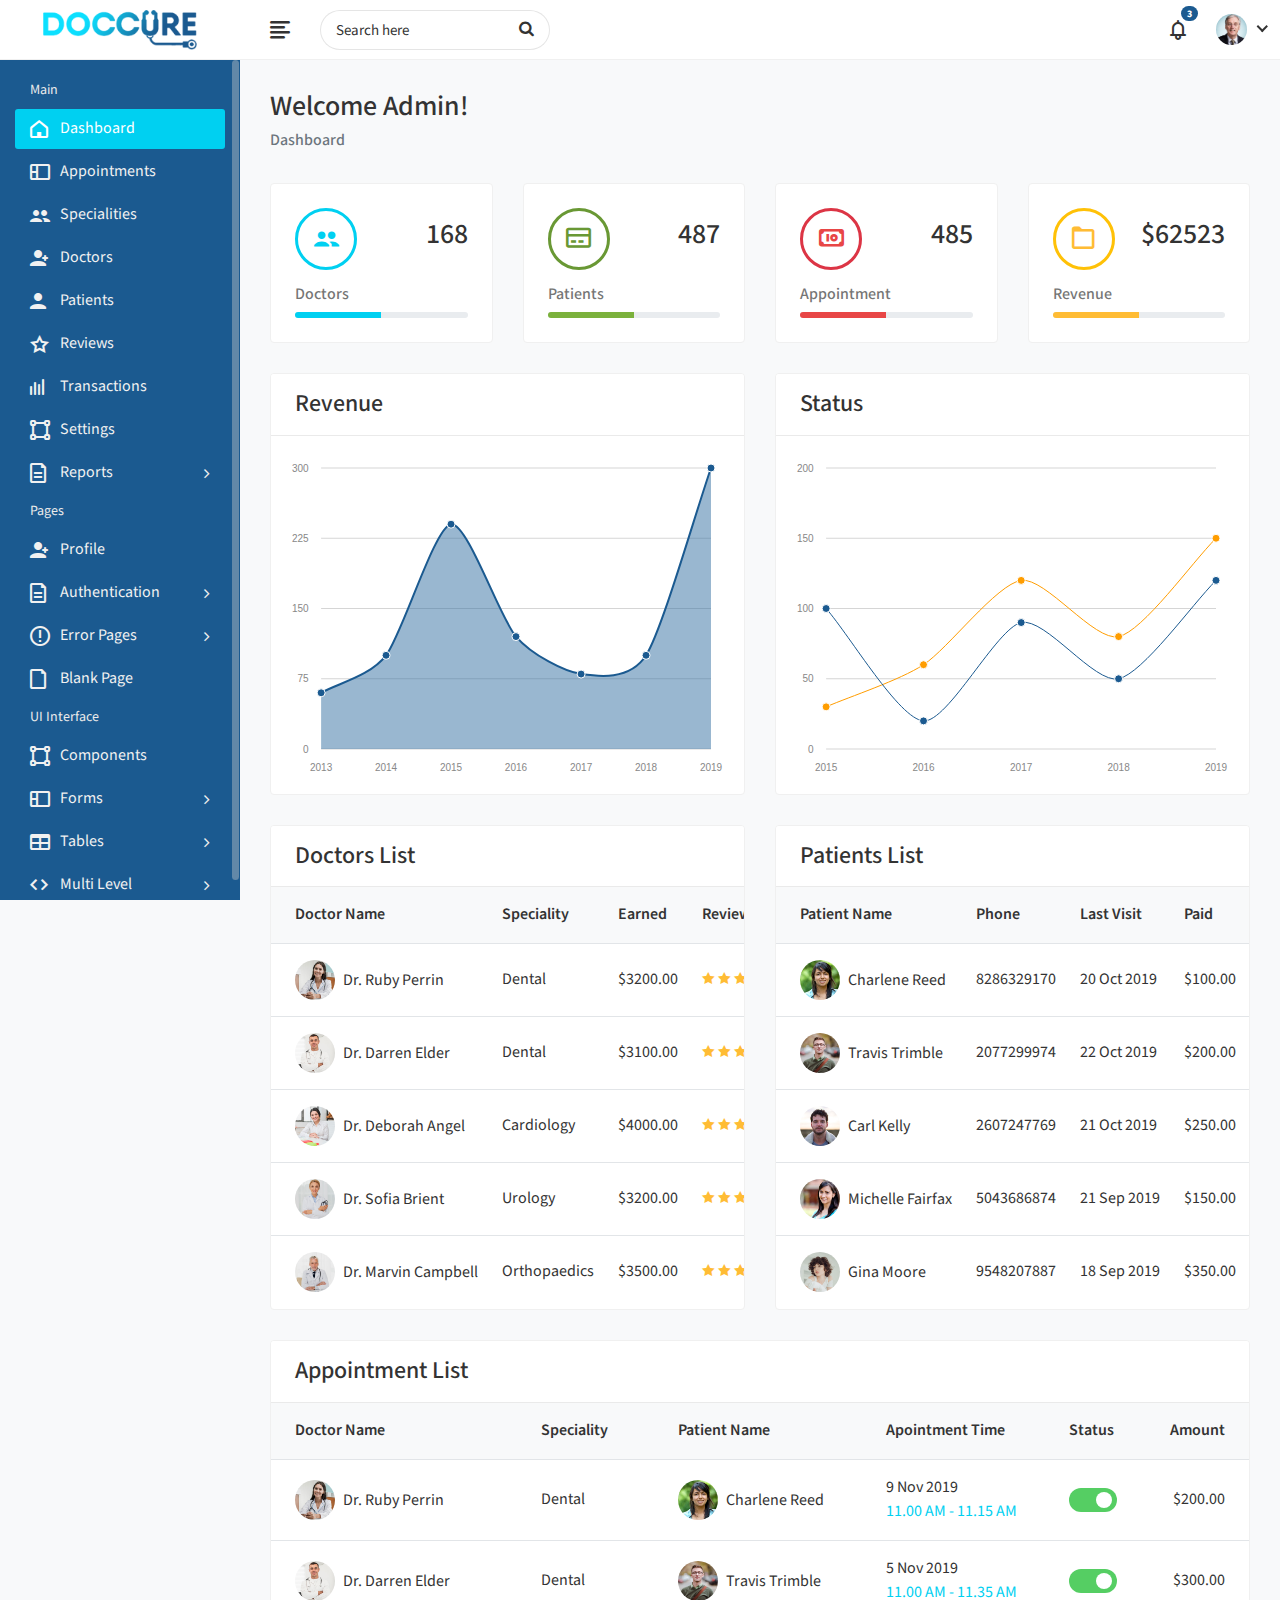
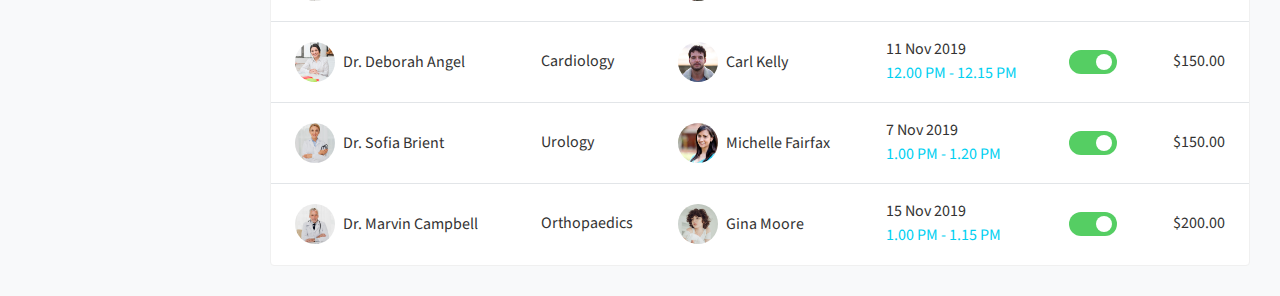
<file: razansmadi/admin/index.html>
<!DOCTYPE html>
<html lang="en">
    
<!-- Mirrored from dreamguys.co.in/demo/doccure/admin/index.html by HTTrack Website Copier/3.x [XR&CO'2014], Sat, 30 Nov 2019 04:12:20 GMT -->
<head>
        <meta charset="utf-8">
        <meta name="viewport" content="width=device-width, initial-scale=1.0, user-scalable=0">
        <title>Doccure - Dashboard</title>
		
		<!-- Favicon -->
        <link rel="shortcut icon" type="image/x-icon" href="assets/img/favicon.png">
		
		<!-- Bootstrap CSS -->
        <link rel="stylesheet" href="assets/css/bootstrap.min.css">
		
		<!-- Fontawesome CSS -->
        <link rel="stylesheet" href="assets/css/font-awesome.min.css">
		
		<!-- Feathericon CSS -->
        <link rel="stylesheet" href="assets/css/feathericon.min.css">
		
		<link rel="stylesheet" href="assets/plugins/morris/morris.css">
		
		<!-- Main CSS -->
        <link rel="stylesheet" href="assets/css/style.css">
		
		<!--[if lt IE 9]>
			<script src="assets/js/html5shiv.min.js"></script>
			<script src="assets/js/respond.min.js"></script>
		<![endif]-->
    </head>
    <body>
	
		<!-- Main Wrapper -->
        <div class="main-wrapper">
		
			<!-- Header -->
            <div class="header">
			
				<!-- Logo -->
                <div class="header-left">
                    <a href="index.html" class="logo">
						<img src="assets/img/logo.png" alt="Logo">
					</a>
					<a href="index.html" class="logo logo-small">
						<img src="assets/img/logo-small.png" alt="Logo" width="30" height="30">
					</a>
                </div>
				<!-- /Logo -->
				
				<a href="javascript:void(0);" id="toggle_btn">
					<i class="fe fe-text-align-left"></i>
				</a>
				
				<div class="top-nav-search">
					<form>
						<input type="text" class="form-control" placeholder="Search here">
						<button class="btn" type="submit"><i class="fa fa-search"></i></button>
					</form>
				</div>
				
				<!-- Mobile Menu Toggle -->
				<a class="mobile_btn" id="mobile_btn">
					<i class="fa fa-bars"></i>
				</a>
				<!-- /Mobile Menu Toggle -->
				
				<!-- Header Right Menu -->
				<ul class="nav user-menu">

					<!-- Notifications -->
					<li class="nav-item dropdown noti-dropdown">
						<a href="#" class="dropdown-toggle nav-link" data-toggle="dropdown">
							<i class="fe fe-bell"></i> <span class="badge badge-pill">3</span>
						</a>
						<div class="dropdown-menu notifications">
							<div class="topnav-dropdown-header">
								<span class="notification-title">Notifications</span>
								<a href="javascript:void(0)" class="clear-noti"> Clear All </a>
							</div>
							<div class="noti-content">
								<ul class="notification-list">
									<li class="notification-message">
										<a href="#">
											<div class="media">
												<span class="avatar avatar-sm">
													<img class="avatar-img rounded-circle" alt="User Image" src="assets/img/doctors/doctor-thumb-01.jpg">
												</span>
												<div class="media-body">
													<p class="noti-details"><span class="noti-title">Dr. Ruby Perrin</span> Schedule <span class="noti-title">her appointment</span></p>
													<p class="noti-time"><span class="notification-time">4 mins ago</span></p>
												</div>
											</div>
										</a>
									</li>
									<li class="notification-message">
										<a href="#">
											<div class="media">
												<span class="avatar avatar-sm">
													<img class="avatar-img rounded-circle" alt="User Image" src="assets/img/patients/patient1.jpg">
												</span>
												<div class="media-body">
													<p class="noti-details"><span class="noti-title">Charlene Reed</span> has booked her appointment to <span class="noti-title">Dr. Ruby Perrin</span></p>
													<p class="noti-time"><span class="notification-time">6 mins ago</span></p>
												</div>
											</div>
										</a>
									</li>
									<li class="notification-message">
										<a href="#">
											<div class="media">
												<span class="avatar avatar-sm">
													<img class="avatar-img rounded-circle" alt="User Image" src="assets/img/patients/patient2.jpg">
												</span>
												<div class="media-body">
												<p class="noti-details"><span class="noti-title">Travis Trimble</span> sent a amount of $210 for his <span class="noti-title">appointment</span></p>
												<p class="noti-time"><span class="notification-time">8 mins ago</span></p>
												</div>
											</div>
										</a>
									</li>
									<li class="notification-message">
										<a href="#">
											<div class="media">
												<span class="avatar avatar-sm">
													<img class="avatar-img rounded-circle" alt="User Image" src="assets/img/patients/patient3.jpg">
												</span>
												<div class="media-body">
													<p class="noti-details"><span class="noti-title">Carl Kelly</span> send a message <span class="noti-title"> to his doctor</span></p>
													<p class="noti-time"><span class="notification-time">12 mins ago</span></p>
												</div>
											</div>
										</a>
									</li>
								</ul>
							</div>
							<div class="topnav-dropdown-footer">
								<a href="#">View all Notifications</a>
							</div>
						</div>
					</li>
					<!-- /Notifications -->
					
					<!-- User Menu -->
					<li class="nav-item dropdown has-arrow">
						<a href="#" class="dropdown-toggle nav-link" data-toggle="dropdown">
							<span class="user-img"><img class="rounded-circle" src="assets/img/profiles/avatar-01.jpg" width="31" alt="Ryan Taylor"></span>
						</a>
						<div class="dropdown-menu">
							<div class="user-header">
								<div class="avatar avatar-sm">
									<img src="assets/img/profiles/avatar-01.jpg" alt="User Image" class="avatar-img rounded-circle">
								</div>
								<div class="user-text">
									<h6>Ryan Taylor</h6>
									<p class="text-muted mb-0">Administrator</p>
								</div>
							</div>
							<a class="dropdown-item" href="profile.html">My Profile</a>
							<a class="dropdown-item" href="settings.html">Settings</a>
							<a class="dropdown-item" href="login.html">Logout</a>
						</div>
					</li>
					<!-- /User Menu -->
					
				</ul>
				<!-- /Header Right Menu -->
				
            </div>
			<!-- /Header -->
			
			<!-- Sidebar -->
            <div class="sidebar" id="sidebar">
                <div class="sidebar-inner slimscroll">
					<div id="sidebar-menu" class="sidebar-menu">
						<ul>
							<li class="menu-title"> 
								<span>Main</span>
							</li>
							<li class="active"> 
								<a href="index.html"><i class="fe fe-home"></i> <span>Dashboard</span></a>
							</li>
							<li> 
								<a href="appointment-list.html"><i class="fe fe-layout"></i> <span>Appointments</span></a>
							</li>
							<li> 
								<a href="specialities.html"><i class="fe fe-users"></i> <span>Specialities</span></a>
							</li>
							<li> 
								<a href="doctor-list.html"><i class="fe fe-user-plus"></i> <span>Doctors</span></a>
							</li>
							<li> 
								<a href="patient-list.html"><i class="fe fe-user"></i> <span>Patients</span></a>
							</li>
							<li> 
								<a href="reviews.html"><i class="fe fe-star-o"></i> <span>Reviews</span></a>
							</li>
							<li> 
								<a href="transactions-list.html"><i class="fe fe-activity"></i> <span>Transactions</span></a>
							</li>
							<li> 
								<a href="settings.html"><i class="fe fe-vector"></i> <span>Settings</span></a>
							</li>
							<li class="submenu">
								<a href="#"><i class="fe fe-document"></i> <span> Reports</span> <span class="menu-arrow"></span></a>
								<ul style="display: none;">
									<li><a href="invoice-report.html">Invoice Reports</a></li>
								</ul>
							</li>
							<li class="menu-title"> 
								<span>Pages</span>
							</li>
							<li> 
								<a href="profile.html"><i class="fe fe-user-plus"></i> <span>Profile</span></a>
							</li>
							<li class="submenu">
								<a href="#"><i class="fe fe-document"></i> <span> Authentication </span> <span class="menu-arrow"></span></a>
								<ul style="display: none;">
									<li><a href="login.html"> Login </a></li>
									<li><a href="register.html"> Register </a></li>
									<li><a href="forgot-password.html"> Forgot Password </a></li>
									<li><a href="lock-screen.html"> Lock Screen </a></li>
								</ul>
							</li>
							<li class="submenu">
								<a href="#"><i class="fe fe-warning"></i> <span> Error Pages </span> <span class="menu-arrow"></span></a>
								<ul style="display: none;">
									<li><a href="error-404.html">404 Error </a></li>
									<li><a href="error-500.html">500 Error </a></li>
								</ul>
							</li>
							<li> 
								<a href="blank-page.html"><i class="fe fe-file"></i> <span>Blank Page</span></a>
							</li>
							<li class="menu-title"> 
								<span>UI Interface</span>
							</li>
							<li> 
								<a href="components.html"><i class="fe fe-vector"></i> <span>Components</span></a>
							</li>
							<li class="submenu">
								<a href="#"><i class="fe fe-layout"></i> <span> Forms </span> <span class="menu-arrow"></span></a>
								<ul style="display: none;">
									<li><a href="form-basic-inputs.html">Basic Inputs </a></li>
									<li><a href="form-input-groups.html">Input Groups </a></li>
									<li><a href="form-horizontal.html">Horizontal Form </a></li>
									<li><a href="form-vertical.html"> Vertical Form </a></li>
									<li><a href="form-mask.html"> Form Mask </a></li>
									<li><a href="form-validation.html"> Form Validation </a></li>
								</ul>
							</li>
							<li class="submenu">
								<a href="#"><i class="fe fe-table"></i> <span> Tables </span> <span class="menu-arrow"></span></a>
								<ul style="display: none;">
									<li><a href="tables-basic.html">Basic Tables </a></li>
									<li><a href="data-tables.html">Data Table </a></li>
								</ul>
							</li>
							<li class="submenu">
								<a href="javascript:void(0);"><i class="fe fe-code"></i> <span>Multi Level</span> <span class="menu-arrow"></span></a>
								<ul style="display: none;">
									<li class="submenu">
										<a href="javascript:void(0);"> <span>Level 1</span> <span class="menu-arrow"></span></a>
										<ul style="display: none;">
											<li><a href="javascript:void(0);"><span>Level 2</span></a></li>
											<li class="submenu">
												<a href="javascript:void(0);"> <span> Level 2</span> <span class="menu-arrow"></span></a>
												<ul style="display: none;">
													<li><a href="javascript:void(0);">Level 3</a></li>
													<li><a href="javascript:void(0);">Level 3</a></li>
												</ul>
											</li>
											<li><a href="javascript:void(0);"> <span>Level 2</span></a></li>
										</ul>
									</li>
									<li>
										<a href="javascript:void(0);"> <span>Level 1</span></a>
									</li>
								</ul>
							</li>
						</ul>
					</div>
                </div>
            </div>
			<!-- /Sidebar -->
			
			<!-- Page Wrapper -->
            <div class="page-wrapper">
			
                <div class="content container-fluid">
					
					<!-- Page Header -->
					<div class="page-header">
						<div class="row">
							<div class="col-sm-12">
								<h3 class="page-title">Welcome Admin!</h3>
								<ul class="breadcrumb">
									<li class="breadcrumb-item active">Dashboard</li>
								</ul>
							</div>
						</div>
					</div>
					<!-- /Page Header -->

					<div class="row">
						<div class="col-xl-3 col-sm-6 col-12">
							<div class="card">
								<div class="card-body">
									<div class="dash-widget-header">
										<span class="dash-widget-icon text-primary border-primary">
											<i class="fe fe-users"></i>
										</span>
										<div class="dash-count">
											<h3>168</h3>
										</div>
									</div>
									<div class="dash-widget-info">
										<h6 class="text-muted">Doctors</h6>
										<div class="progress progress-sm">
											<div class="progress-bar bg-primary w-50"></div>
										</div>
									</div>
								</div>
							</div>
						</div>
						<div class="col-xl-3 col-sm-6 col-12">
							<div class="card">
								<div class="card-body">
									<div class="dash-widget-header">
										<span class="dash-widget-icon text-success">
											<i class="fe fe-credit-card"></i>
										</span>
										<div class="dash-count">
											<h3>487</h3>
										</div>
									</div>
									<div class="dash-widget-info">
										
										<h6 class="text-muted">Patients</h6>
										<div class="progress progress-sm">
											<div class="progress-bar bg-success w-50"></div>
										</div>
									</div>
								</div>
							</div>
						</div>
						<div class="col-xl-3 col-sm-6 col-12">
							<div class="card">
								<div class="card-body">
									<div class="dash-widget-header">
										<span class="dash-widget-icon text-danger border-danger">
											<i class="fe fe-money"></i>
										</span>
										<div class="dash-count">
											<h3>485</h3>
										</div>
									</div>
									<div class="dash-widget-info">
										
										<h6 class="text-muted">Appointment</h6>
										<div class="progress progress-sm">
											<div class="progress-bar bg-danger w-50"></div>
										</div>
									</div>
								</div>
							</div>
						</div>
						<div class="col-xl-3 col-sm-6 col-12">
							<div class="card">
								<div class="card-body">
									<div class="dash-widget-header">
										<span class="dash-widget-icon text-warning border-warning">
											<i class="fe fe-folder"></i>
										</span>
										<div class="dash-count">
											<h3>$62523</h3>
										</div>
									</div>
									<div class="dash-widget-info">
										
										<h6 class="text-muted">Revenue</h6>
										<div class="progress progress-sm">
											<div class="progress-bar bg-warning w-50"></div>
										</div>
									</div>
								</div>
							</div>
						</div>
					</div>
					<div class="row">
						<div class="col-md-12 col-lg-6">
						
							<!-- Sales Chart -->
							<div class="card card-chart">
								<div class="card-header">
									<h4 class="card-title">Revenue</h4>
								</div>
								<div class="card-body">
									<div id="morrisArea"></div>
								</div>
							</div>
							<!-- /Sales Chart -->
							
						</div>
						<div class="col-md-12 col-lg-6">
						
							<!-- Invoice Chart -->
							<div class="card card-chart">
								<div class="card-header">
									<h4 class="card-title">Status</h4>
								</div>
								<div class="card-body">
									<div id="morrisLine"></div>
								</div>
							</div>
							<!-- /Invoice Chart -->
							
						</div>	
					</div>
					<div class="row">
						<div class="col-md-6 d-flex">
						
							<!-- Recent Orders -->
							<div class="card card-table flex-fill">
								<div class="card-header">
									<h4 class="card-title">Doctors List</h4>
								</div>
								<div class="card-body">
									<div class="table-responsive">
										<table class="table table-hover table-center mb-0">
											<thead>
												<tr>
													<th>Doctor Name</th>
													<th>Speciality</th>
													<th>Earned</th>
													<th>Reviews</th>
												</tr>
											</thead>
											<tbody>
												<tr>
													<td>
														<h2 class="table-avatar">
															<a href="profile.html" class="avatar avatar-sm mr-2"><img class="avatar-img rounded-circle" src="assets/img/doctors/doctor-thumb-01.jpg" alt="User Image"></a>
															<a href="profile.html">Dr. Ruby Perrin</a>
														</h2>
													</td>
													<td>Dental</td>
													<td>$3200.00</td>
													<td>
														<i class="fe fe-star text-warning"></i>
														<i class="fe fe-star text-warning"></i>
														<i class="fe fe-star text-warning"></i>
														<i class="fe fe-star text-warning"></i>
														<i class="fe fe-star-o text-secondary"></i>
													</td>
												</tr>
												<tr>
													<td>
														<h2 class="table-avatar">
															<a href="profile.html" class="avatar avatar-sm mr-2"><img class="avatar-img rounded-circle" src="assets/img/doctors/doctor-thumb-02.jpg" alt="User Image"></a>
															<a href="profile.html">Dr. Darren Elder</a>
														</h2>
													</td>
													<td>Dental</td>
													<td>$3100.00</td>
													<td>
														<i class="fe fe-star text-warning"></i>
														<i class="fe fe-star text-warning"></i>
														<i class="fe fe-star text-warning"></i>
														<i class="fe fe-star text-warning"></i>
														<i class="fe fe-star-o text-secondary"></i>
													</td>
												</tr>
												<tr>
													<td>
														<h2 class="table-avatar">
															<a href="profile.html" class="avatar avatar-sm mr-2"><img class="avatar-img rounded-circle" src="assets/img/doctors/doctor-thumb-03.jpg" alt="User Image"></a>
															<a href="profile.html">Dr. Deborah Angel</a>
														</h2>
													</td>
													<td>Cardiology</td>
													<td>$4000.00</td>
													<td>
														<i class="fe fe-star text-warning"></i>
														<i class="fe fe-star text-warning"></i>
														<i class="fe fe-star text-warning"></i>
														<i class="fe fe-star text-warning"></i>
														<i class="fe fe-star-o text-secondary"></i>
													</td>
												</tr>
												<tr>
													<td>
														<h2 class="table-avatar">
															<a href="profile.html" class="avatar avatar-sm mr-2"><img class="avatar-img rounded-circle" src="assets/img/doctors/doctor-thumb-04.jpg" alt="User Image"></a>
															<a href="profile.html">Dr. Sofia Brient</a>
														</h2>
													</td>
													<td>Urology</td>
													<td>$3200.00</td>
													<td>
														<i class="fe fe-star text-warning"></i>
														<i class="fe fe-star text-warning"></i>
														<i class="fe fe-star text-warning"></i>
														<i class="fe fe-star text-warning"></i>
														<i class="fe fe-star-o text-secondary"></i>
													</td>
												</tr>
												<tr>
													<td>
														<h2 class="table-avatar">
															<a href="profile.html" class="avatar avatar-sm mr-2"><img class="avatar-img rounded-circle" src="assets/img/doctors/doctor-thumb-05.jpg" alt="User Image"></a>
															<a href="profile.html">Dr. Marvin Campbell</a>
														</h2>
													</td>
													<td>Orthopaedics</td>
													<td>$3500.00</td>
													<td>
														<i class="fe fe-star text-warning"></i>
														<i class="fe fe-star text-warning"></i>
														<i class="fe fe-star text-warning"></i>
														<i class="fe fe-star text-warning"></i>
														<i class="fe fe-star-o text-secondary"></i>
													</td>
												</tr>
											</tbody>
										</table>
									</div>
								</div>
							</div>
							<!-- /Recent Orders -->
							
						</div>
						<div class="col-md-6 d-flex">
						
							<!-- Feed Activity -->
							<div class="card  card-table flex-fill">
								<div class="card-header">
									<h4 class="card-title">Patients List</h4>
								</div>
								<div class="card-body">
									<div class="table-responsive">
										<table class="table table-hover table-center mb-0">
											<thead>
												<tr>													
													<th>Patient Name</th>
													<th>Phone</th>
													<th>Last Visit</th>
													<th>Paid</th>													
												</tr>
											</thead>
											<tbody>
												<tr>
													<td>
														<h2 class="table-avatar">
															<a href="profile.html" class="avatar avatar-sm mr-2"><img class="avatar-img rounded-circle" src="assets/img/patients/patient1.jpg" alt="User Image"></a>
															<a href="profile.html">Charlene Reed </a>
														</h2>
													</td>
													<td>8286329170</td>
													<td>20 Oct 2019</td>
													<td class="text-right">$100.00</td>
												</tr>
												<tr>
													<td>
														<h2 class="table-avatar">
															<a href="profile.html" class="avatar avatar-sm mr-2"><img class="avatar-img rounded-circle" src="assets/img/patients/patient2.jpg" alt="User Image"></a>
															<a href="profile.html">Travis Trimble </a>
														</h2>
													</td>
													<td>2077299974</td>
													<td>22 Oct 2019</td>
													<td class="text-right">$200.00</td>
												</tr>
												<tr>
													<td>
														<h2 class="table-avatar">
															<a href="profile.html" class="avatar avatar-sm mr-2"><img class="avatar-img rounded-circle" src="assets/img/patients/patient3.jpg" alt="User Image"></a>
															<a href="profile.html">Carl Kelly</a>
														</h2>
													</td>
													<td>2607247769</td>
													<td>21 Oct 2019</td>
													<td class="text-right">$250.00</td>
												</tr>
												<tr>
													<td>
														<h2 class="table-avatar">
															<a href="profile.html" class="avatar avatar-sm mr-2"><img class="avatar-img rounded-circle" src="assets/img/patients/patient4.jpg" alt="User Image"></a>
															<a href="profile.html"> Michelle Fairfax</a>
														</h2>
													</td>
													<td>5043686874</td>
													<td>21 Sep 2019</td>
													<td class="text-right">$150.00</td>
												</tr>
												<tr>
													<td>
														<h2 class="table-avatar">
															<a href="profile.html" class="avatar avatar-sm mr-2"><img class="avatar-img rounded-circle" src="assets/img/patients/patient5.jpg" alt="User Image"></a>
															<a href="profile.html">Gina Moore</a>
														</h2>
													</td>
													<td>9548207887</td>
													<td>18 Sep 2019</td>
													<td class="text-right">$350.00</td>
												</tr>
											</tbody>
										</table>
									</div>
								</div>
							</div>
							<!-- /Feed Activity -->
							
						</div>
					</div>
					<div class="row">
						<div class="col-md-12">
						
							<!-- Recent Orders -->
							<div class="card card-table">
								<div class="card-header">
									<h4 class="card-title">Appointment List</h4>
								</div>
								<div class="card-body">
									<div class="table-responsive">
										<table class="table table-hover table-center mb-0">
											<thead>
												<tr>
													<th>Doctor Name</th>
													<th>Speciality</th>
													<th>Patient Name</th>
													<th>Apointment Time</th>
													<th>Status</th>
													<th class="text-right">Amount</th>
												</tr>
											</thead>
											<tbody>
												<tr>
													<td>
														<h2 class="table-avatar">
															<a href="profile.html" class="avatar avatar-sm mr-2"><img class="avatar-img rounded-circle" src="assets/img/doctors/doctor-thumb-01.jpg" alt="User Image"></a>
															<a href="profile.html">Dr. Ruby Perrin</a>
														</h2>
													</td>
													<td>Dental</td>
													<td>
														<h2 class="table-avatar">
															<a href="profile.html" class="avatar avatar-sm mr-2"><img class="avatar-img rounded-circle" src="assets/img/patients/patient1.jpg" alt="User Image"></a>
															<a href="profile.html">Charlene Reed </a>
														</h2>
													</td>
													<td>9 Nov 2019 <span class="text-primary d-block">11.00 AM - 11.15 AM</span></td>
													<td>
														<div class="status-toggle">
															<input type="checkbox" id="status_1" class="check" checked>
															<label for="status_1" class="checktoggle">checkbox</label>
														</div>
													</td>
													<td class="text-right">
														$200.00
													</td>
												</tr>
												<tr>
													<td>
														<h2 class="table-avatar">
															<a href="profile.html" class="avatar avatar-sm mr-2"><img class="avatar-img rounded-circle" src="assets/img/doctors/doctor-thumb-02.jpg" alt="User Image"></a>
															<a href="profile.html">Dr. Darren Elder</a>
														</h2>
													</td>
													<td>Dental</td>
													<td>
														<h2 class="table-avatar">
															<a href="profile.html" class="avatar avatar-sm mr-2"><img class="avatar-img rounded-circle" src="assets/img/patients/patient2.jpg" alt="User Image"></a>
															<a href="profile.html">Travis Trimble </a>
														</h2>
													</td>
													
													<td>5 Nov 2019 <span class="text-primary d-block">11.00 AM - 11.35 AM</span></td>
													<td>
														<div class="status-toggle">
															<input type="checkbox" id="status_2" class="check" checked>
															<label for="status_2" class="checktoggle">checkbox</label>
														</div>
													</td>
													<td class="text-right">
														$300.00
													</td>
												</tr>
												<tr>
													<td>
														<h2 class="table-avatar">
															<a href="profile.html" class="avatar avatar-sm mr-2"><img class="avatar-img rounded-circle" src="assets/img/doctors/doctor-thumb-03.jpg" alt="User Image"></a>
															<a href="profile.html">Dr. Deborah Angel</a>
														</h2>
													</td>
													<td>Cardiology</td>
													<td>
														<h2 class="table-avatar">
															<a href="profile.html" class="avatar avatar-sm mr-2"><img class="avatar-img rounded-circle" src="assets/img/patients/patient3.jpg" alt="User Image"></a>
															<a href="profile.html">Carl Kelly</a>
														</h2>
													</td>
													<td>11 Nov 2019 <span class="text-primary d-block">12.00 PM - 12.15 PM</span></td>
													<td>
														<div class="status-toggle">
															<input type="checkbox" id="status_3" class="check" checked>
															<label for="status_3" class="checktoggle">checkbox</label>
														</div>
													</td>
													<td class="text-right">
														$150.00
													</td>
												</tr>
												<tr>
													<td>
														<h2 class="table-avatar">
															<a href="profile.html" class="avatar avatar-sm mr-2"><img class="avatar-img rounded-circle" src="assets/img/doctors/doctor-thumb-04.jpg" alt="User Image"></a>
															<a href="profile.html">Dr. Sofia Brient</a>
														</h2>
													</td>
													<td>Urology</td>
													<td>
														<h2 class="table-avatar">
															<a href="profile.html" class="avatar avatar-sm mr-2"><img class="avatar-img rounded-circle" src="assets/img/patients/patient4.jpg" alt="User Image"></a>
															<a href="profile.html"> Michelle Fairfax</a>
														</h2>
													</td>
													<td>7 Nov 2019<span class="text-primary d-block">1.00 PM - 1.20 PM</span></td>
													<td>
														<div class="status-toggle">
															<input type="checkbox" id="status_4" class="check" checked>
															<label for="status_4" class="checktoggle">checkbox</label>
														</div>
													</td>
													<td class="text-right">
														$150.00
													</td>
												</tr>
												<tr>
													<td>
														<h2 class="table-avatar">
															<a href="profile.html" class="avatar avatar-sm mr-2"><img class="avatar-img rounded-circle" src="assets/img/doctors/doctor-thumb-05.jpg" alt="User Image"></a>
															<a href="profile.html">Dr. Marvin Campbell</a>
														</h2>
													</td>
													<td>Orthopaedics</td>
													<td>
														<h2 class="table-avatar">
															<a href="profile.html" class="avatar avatar-sm mr-2"><img class="avatar-img rounded-circle" src="assets/img/patients/patient5.jpg" alt="User Image"></a>
															<a href="profile.html">Gina Moore</a>
														</h2>
													</td>
													
													<td>15 Nov 2019 <span class="text-primary d-block">1.00 PM - 1.15 PM</span></td>
													<td>
														<div class="status-toggle">
															<input type="checkbox" id="status_5" class="check" checked>
															<label for="status_5" class="checktoggle">checkbox</label>
														</div>
													</td>
													<td class="text-right">
														$200.00
													</td>
												</tr>
											</tbody>
										</table>
									</div>
								</div>
							</div>
							<!-- /Recent Orders -->
							
						</div>
					</div>
					
				</div>			
			</div>
			<!-- /Page Wrapper -->
		
        </div>
		<!-- /Main Wrapper -->
		
		<!-- jQuery -->
        <script src="assets/js/jquery-3.2.1.min.js"></script>
		
		<!-- Bootstrap Core JS -->
        <script src="assets/js/popper.min.js"></script>
        <script src="assets/js/bootstrap.min.js"></script>
		
		<!-- Slimscroll JS -->
        <script src="assets/plugins/slimscroll/jquery.slimscroll.min.js"></script>
		
		<script src="assets/plugins/raphael/raphael.min.js"></script>    
		<script src="assets/plugins/morris/morris.min.js"></script>  
		<script src="assets/js/chart.morris.js"></script>
		
		<!-- Custom JS -->
		<script  src="assets/js/script.js"></script>
		
    </body>

<!-- Mirrored from dreamguys.co.in/demo/doccure/admin/index.html by HTTrack Website Copier/3.x [XR&CO'2014], Sat, 30 Nov 2019 04:12:34 GMT -->
</html>
</file>
<file: razansmadi/admin/assets/plugins/morris/morris.css>
.morris-hover{position:absolute;z-index:1000}.morris-hover.morris-default-style{border-radius:10px;padding:6px;color:#666;background:rgba(255,255,255,0.8);border:solid 2px rgba(230,230,230,0.8);font-family:sans-serif;font-size:12px;text-align:center}.morris-hover.morris-default-style .morris-hover-row-label{font-weight:bold;margin:0.25em 0}
.morris-hover.morris-default-style .morris-hover-point{white-space:nowrap;margin:0.1em 0}
</file>
<file: razansmadi/admin/assets/css/feathericon.min.css>
@charset "utf-8";@font-face{font-family:feathericon;src:url(../fonts/feathericon.eot);src:url(../fonts/feathericond41d.eot?#iefix) format('embedded-opentype'),url(../fonts/feathericon.woff) format('woff'),url(../fonts/feathericon.ttf) format('truetype'),url(../fonts/feathericon.svg) format('svg');font-weight:400;font-style:normal}.fe{display:inline-block;font:normal normal normal 16px feathericon;font-size:inherit;text-rendering:auto;-webkit-font-smoothing:antialiased;-moz-osx-font-smoothing:grayscale}.fe-activity:before{content:"\f1e2"}.fe-add-cart:before{content:"\f1e6"}.fe-align-bottom:before{content:"\f1bf"}.fe-align-center:before{content:"\f195"}.fe-align-left:before{content:"\f196"}.fe-align-right:before{content:"\f197"}.fe-align-top:before{content:"\f1c0"}.fe-align-vertically:before{content:"\f1c1"}.fe-angry:before{content:"\f1b6"}.fe-app-menu:before{content:"\f198"}.fe-apron:before{content:"\f1fb"}.fe-arrow-down:before{content:"\f100"}.fe-arrow-left:before{content:"\f101"}.fe-arrow-right:before{content:"\f102"}.fe-arrow-up:before{content:"\f103"}.fe-artboard:before{content:"\f104"}.fe-audio-player:before{content:"\f199"}.fe-backward:before{content:"\f180"}.fe-bar:before{content:"\f105"}.fe-bar-chart:before{content:"\f106"}.fe-beer:before{content:"\f107"}.fe-beginner:before{content:"\f1f7"}.fe-bell:before{content:"\f108"}.fe-birthday-cake:before{content:"\f163"}.fe-bold:before{content:"\f179"}.fe-bolt:before{content:"\f1e3"}.fe-book:before{content:"\f109"}.fe-bookmark:before{content:"\f170"}.fe-bread:before{content:"\f206"}.fe-browser:before{content:"\f10b"}.fe-brush:before{content:"\f10c"}.fe-bug:before{content:"\f10d"}.fe-building:before{content:"\f10e"}.fe-bus:before{content:"\f1fe"}.fe-cage:before{content:"\f1e7"}.fe-calendar:before{content:"\f10f"}.fe-camera:before{content:"\f110"}.fe-car:before{content:"\f1ff"}.fe-cart:before{content:"\f1e8"}.fe-check:before{content:"\f111"}.fe-check-circle:before{content:"\f19a"}.fe-check-circle-o:before{content:"\f19b"}.fe-check-verified:before{content:"\f19c"}.fe-clock:before{content:"\f113"}.fe-close:before{content:"\f114"}.fe-cloud:before{content:"\f115"}.fe-cocktail:before{content:"\f116"}.fe-code:before{content:"\f117"}.fe-codepen:before{content:"\f1d3"}.fe-coffee:before{content:"\f166"}.fe-columns:before{content:"\f118"}.fe-comment:before{content:"\f119"}.fe-comment-o:before{content:"\f1d2"}.fe-commenting:before{content:"\f11a"}.fe-comments:before{content:"\f11b"}.fe-compress:before{content:"\f181"}.fe-credit-card:before{content:"\f1e9"}.fe-crop:before{content:"\f1c2"}.fe-cry:before{content:"\f1b7"}.fe-cutlery:before{content:"\f19d"}.fe-delete-link:before{content:"\f19e"}.fe-desktop:before{content:"\f11d"}.fe-diamond:before{content:"\f11e"}.fe-difference:before{content:"\f1c3"}.fe-disabled:before{content:"\f11f"}.fe-disappointed:before{content:"\f1b8"}.fe-distribute-horizontally:before{content:"\f1cf"}.fe-distribute-vertically:before{content:"\f1c5"}.fe-document:before{content:"\f19f"}.fe-donut:before{content:"\f1f9"}.fe-download:before{content:"\f120"}.fe-drop-down:before{content:"\f121"}.fe-drop-left:before{content:"\f122"}.fe-drop-right:before{content:"\f123"}.fe-drop-up:before{content:"\f124"}.fe-edit:before{content:"\f17f"}.fe-eject:before{content:"\f182"}.fe-elipsis-h:before{content:"\f125"}.fe-elipsis-v:before{content:"\f126"}.fe-equalizer:before{content:"\f1a0"}.fe-eraser:before{content:"\f1c6"}.fe-expand:before{content:"\f183"}.fe-export:before{content:"\f16e"}.fe-eye:before{content:"\f127"}.fe-facebook:before{content:"\f1d4"}.fe-fast-backward:before{content:"\f184"}.fe-fast-forward:before{content:"\f185"}.fe-feather:before{content:"\f174"}.fe-feed:before{content:"\f128"}.fe-file:before{content:"\f1b1"}.fe-file-audio:before{content:"\f1b2"}.fe-file-excel:before{content:"\f1a2"}.fe-file-image:before{content:"\f1b3"}.fe-file-movie:before{content:"\f1b4"}.fe-file-powerpoint:before{content:"\f1a3"}.fe-file-word:before{content:"\f1a4"}.fe-file-zip:before{content:"\f1b5"}.fe-filter:before{content:"\f173"}.fe-flag:before{content:"\f129"}.fe-folder:before{content:"\f12a"}.fe-folder-open:before{content:"\f176"}.fe-fork:before{content:"\f12b"}.fe-forward:before{content:"\f186"}.fe-frowing:before{content:"\f1b9"}.fe-frying-pan:before{content:"\f207"}.fe-gamepad:before{content:"\f191"}.fe-gear:before{content:"\f1a5"}.fe-gift:before{content:"\f1ea"}.fe-git:before{content:"\f1d5"}.fe-github:before{content:"\f1d6"}.fe-github-alt:before{content:"\f1d7"}.fe-globe:before{content:"\f12c"}.fe-google:before{content:"\f1d8"}.fe-google-plus:before{content:"\f1d9"}.fe-hash:before{content:"\f12d"}.fe-headphone:before{content:"\f18e"}.fe-heart:before{content:"\f12e"}.fe-heart-o:before{content:"\f167"}.fe-home:before{content:"\f12f"}.fe-import:before{content:"\f16f"}.fe-info:before{content:"\f130"}.fe-insert-link:before{content:"\f1a6"}.fe-instagram:before{content:"\f1da"}.fe-intersect:before{content:"\f1c7"}.fe-italic:before{content:"\f17a"}.fe-key:before{content:"\f131"}.fe-keyboard:before{content:"\f132"}.fe-kitchen-cooker:before{content:"\f1a7"}.fe-laptop:before{content:"\f133"}.fe-layer:before{content:"\f18c"}.fe-layout:before{content:"\f134"}.fe-line-chart:before{content:"\f135"}.fe-link:before{content:"\f136"}.fe-link-external:before{content:"\f137"}.fe-list-bullet:before{content:"\f17c"}.fe-list-order:before{content:"\f17d"}.fe-list-task:before{content:"\f17e"}.fe-location:before{content:"\f138"}.fe-lock:before{content:"\f139"}.fe-login:before{content:"\f13a"}.fe-logout:before{content:"\f13b"}.fe-loop:before{content:"\f192"}.fe-magic:before{content:"\f177"}.fe-mail:before{content:"\f13c"}.fe-map:before{content:"\f16d"}.fe-mask:before{content:"\f1c8"}.fe-medal:before{content:"\f13d"}.fe-megaphone:before{content:"\f13e"}.fe-mention:before{content:"\f164"}.fe-messanger:before{content:"\f1e1"}.fe-minus:before{content:"\f140"}.fe-mitarashi-dango:before{content:"\f208"}.fe-mobile:before{content:"\f141"}.fe-money:before{content:"\f1a8"}.fe-moon:before{content:"\f1ef"}.fe-mouse:before{content:"\f142"}.fe-music:before{content:"\f175"}.fe-notice-active:before{content:"\f200"}.fe-notice-off:before{content:"\f201"}.fe-notice-on:before{content:"\f202"}.fe-notice-push:before{content:"\f203"}.fe-octpus:before{content:"\f1fc"}.fe-open-mouth:before{content:"\f1ba"}.fe-palette:before{content:"\f165"}.fe-paper-plane:before{content:"\f178"}.fe-pause:before{content:"\f187"}.fe-pencil:before{content:"\f144"}.fe-phone:before{content:"\f145"}.fe-picture:before{content:"\f1a9"}.fe-picture-square:before{content:"\f1e4"}.fe-pie-chart:before{content:"\f146"}.fe-pinterest:before{content:"\f1db"}.fe-pizza:before{content:"\f147"}.fe-play:before{content:"\f188"}.fe-plug:before{content:"\f18f"}.fe-plus:before{content:"\f148"}.fe-pocket:before{content:"\f1dc"}.fe-pot:before{content:"\f1aa"}.fe-print:before{content:"\f171"}.fe-prototype:before{content:"\f149"}.fe-question:before{content:"\f14a"}.fe-quote-left:before{content:"\f14b"}.fe-quote-right:before{content:"\f14c"}.fe-rage:before{content:"\f1bb"}.fe-random:before{content:"\f189"}.fe-remove-cart:before{content:"\f1eb"}.fe-rice-cracker:before{content:"\f1fa"}.fe-rocket:before{content:"\f14d"}.fe-scale:before{content:"\f1c9"}.fe-search:before{content:"\f14e"}.fe-search-minus:before{content:"\f16a"}.fe-search-plus:before{content:"\f16b"}.fe-share:before{content:"\f14f"}.fe-shield:before{content:"\f172"}.fe-shopping-bag:before{content:"\f1ec"}.fe-sitemap:before{content:"\f150"}.fe-smile:before{content:"\f1bc"}.fe-smile-alt:before{content:"\f1bd"}.fe-smile-heart:before{content:"\f1f6"}.fe-smile-plus:before{content:"\f1f5"}.fe-speaker:before{content:"\f1ab"}.fe-squid:before{content:"\f1fd"}.fe-star:before{content:"\f151"}.fe-star-o:before{content:"\f168"}.fe-step-backward:before{content:"\f1d0"}.fe-step-forward:before{content:"\f1d1"}.fe-stop:before{content:"\f18b"}.fe-subtract:before{content:"\f1ca"}.fe-sunny-o:before{content:"\f1f0"}.fe-sunrise:before{content:"\f1f1"}.fe-sync:before{content:"\f194"}.fe-table:before{content:"\f1ac"}.fe-tablet:before{content:"\f152"}.fe-tag:before{content:"\f153"}.fe-target:before{content:"\f1f3"}.fe-taxi:before{content:"\f204"}.fe-terminal:before{content:"\f154"}.fe-text-align-center:before{content:"\f1cb"}.fe-text-align-justify:before{content:"\f1e5"}.fe-text-align-left:before{content:"\f1cc"}.fe-text-align-right:before{content:"\f1cd"}.fe-text-size:before{content:"\f17b"}.fe-ticket:before{content:"\f155"}.fe-tiled:before{content:"\f156"}.fe-timeline:before{content:"\f1ad"}.fe-tired:before{content:"\f1be"}.fe-train:before{content:"\f1f8"}.fe-trash:before{content:"\f157"}.fe-trophy:before{content:"\f158"}.fe-truck:before{content:"\f1ed"}.fe-tumbler-glass:before{content:"\f209"}.fe-twitter:before{content:"\f1dd"}.fe-umbrella:before{content:"\f1f2"}.fe-underline:before{content:"\f1ae"}.fe-union:before{content:"\f1ce"}.fe-unlock:before{content:"\f169"}.fe-upload:before{content:"\f159"}.fe-usb:before{content:"\f190"}.fe-user:before{content:"\f15a"}.fe-user-minus:before{content:"\f16c"}.fe-user-plus:before{content:"\f15b"}.fe-users:before{content:"\f15c"}.fe-vector:before{content:"\f15d"}.fe-video:before{content:"\f15e"}.fe-vr:before{content:"\f205"}.fe-wallet:before{content:"\f1ee"}.fe-warning:before{content:"\f15f"}.fe-watch:before{content:"\f1af"}.fe-watch-alt:before{content:"\f1b0"}.fe-wine-glass:before{content:"\f161"}.fe-wordpress:before{content:"\f1de"}.fe-wordpress-alt:before{content:"\f1df"}.fe-wrench:before{content:"\f162"}.fe-yaki-dango:before{content:"\f20a"}.fe-youtube:before{content:"\f1e0"}
</file>
<file: razansmadi/admin/assets/css/style.css>
/*
Author       : Dreamguys
Template Name: Doccure - Bootstrap Admin Template
Version      : 1.0
*/

/*============================
 [Table of CSS]

1. General
2. Table
3. Helper Class
4. Bootstrap Classes
5. Select2
6. Nav Tabs
7. Components
8. Header
9. Sidebar
10. Content
11. Login
12. Lock Screen
13. Notifications
14. Dashboard
15. Invoice
16. Calendar
17. Inbox
18. Mail View
19. Error
20. Chat
21. Product
22. Product Details
23. Profile
24. Template Options
25. Responsive

========================================*/

/*-----------------
	1. General
-----------------------*/

@import url('https://fonts.googleapis.com/css?family=Mada:400,500,600,700&amp;display=swap');

@font-face {
	font-family: 'Material Icons';
	font-style: normal;
	font-weight: 400;
	src: url(../fonts/MaterialIcons-Regular.eot); /* For IE6-8 */
	src: local('Material Icons'),
	local('MaterialIcons-Regular'),
	url(../fonts/MaterialIcons-Regular.html) format('woff2'),
	url(../fonts/MaterialIcons-Regular.woff) format('woff'),
	url(../fonts/MaterialIcons-Regular.ttf) format('truetype');
}
html {
	height: 100%;
}
body {
	background-color: #f8f9fa;
	color: #333;
	font-family: 'Mada', sans-serif;
	font-size: 1rem;
	height: 100%;
	line-height: 1.5;
	overflow-x: hidden;
}

h1,
h2,
h3,
h4,
h5,
h6 {
	font-family: 'Mada', sans-serif;
	margin-top: 0;
}
a:hover,
a:active,
a:focus {
	outline: none;
	text-decoration: none;
	color: #00d0f1;
}
input:-webkit-autofill,
input:-webkit-autofill:hover,
input:-webkit-autofill:focus {
    -webkit-box-shadow: 0 0 0px 1000px white inset !important;
}
.form-control {
    border: 1px solid #ddd;
    box-shadow: none;
    color: #333;
    font-size: 15px;
    height: 40px;
}
.form-control:focus {
	border-color: #00d0f1;
	box-shadow: none;
	outline: 0 none;
}
.form-control.form-control-sm {
	height: calc(1.5em + .5rem + 2px);
}

.form-control.form-control-lg {
	height: calc(1.5em + 1rem + 2px);
}
a {
	color: #0dd9f9;
}
input,
button,
a {
	transition: all 0.4s ease;
	-moz-transition: all 0.4s ease;
	-o-transition: all 0.4s ease;
	-ms-transition: all 0.4s ease;
	-webkit-transition: all 0.4s ease;
}
input, input:focus,
button, button:focus {
	outline: none;
}
input[type="file"] {
    height: auto;
    min-height: calc(1.5em + .75rem + 2px);
}
input[type=text],
input[type=password] {
	-webkit-appearance: none;
	-moz-appearance: none;
	appearance: none;
}
textarea.form-control {
	resize: vertical;
}
.navbar-nav > li {
	float: left;
}
.form-group {
	margin-bottom: 1.25rem;
}
.input-group .form-control {
	height: 40px;
}
.nav .open > a,
.nav .open > a:focus,
.nav .open > a:hover {
	background-color: rgba(0, 0, 0, 0.1);
	border-color: rgba(0, 0, 0, 0.1);
}
.material-icons {
	font-family: 'Material Icons';
	font-weight: normal;
	font-style: normal;
	font-size: 24px;
	display: inline-block;
	line-height: 1;
	text-transform: none;
	letter-spacing: normal;
	word-wrap: normal;
	white-space: nowrap;
	direction: ltr;
	-webkit-font-smoothing: antialiased;
	text-rendering: optimizeLegibility;
	-moz-osx-font-smoothing: grayscale;
	font-feature-settings: 'liga';
}
.font-weight-600 {
	font-weight: 600;
}

/*-----------------
	2. Table
-----------------------*/

.table {
	color: #333;
	max-width: 100%;
	margin-bottom: 0;
	width: 100%;
}
.table-striped > tbody > tr:nth-of-type(2n+1) {
	background-color: #f8f9fa;
}
.table.no-border > tbody > tr > td,
.table > tbody > tr > th,
.table.no-border > tfoot > tr > td,
.table.no-border > tfoot > tr > th,
.table.no-border > thead > tr > td,
.table.no-border > thead > tr > th {
	border-top: 0;
	padding: 10px 8px;
}
.table-nowrap td,
.table-nowrap th {
	white-space: nowrap
}
.table.dataTable {
	border-collapse: collapse !important;
}
table.table td h2 {
	display: inline-block;
	font-size: inherit;
	font-weight: 400;
	margin: 0;
	padding: 0;
	vertical-align: middle;
}
table.table td h2.table-avatar {
    align-items: center;
    display: inline-flex;
    font-size: inherit;
    font-weight: 400;
    margin: 0;
    padding: 0;
    vertical-align: middle;
	white-space: nowrap;
}
table.table td h2 a {
	color: #333;
}
table.table td h2 a:hover {
	color: #00d0f1;
}
table.table td h2 span {
	color: #888;
	display: block;
	font-size: 12px;
	margin-top: 3px;
}
.table thead {
	background-color: #f8f9fa;
	border-bottom: 1px solid rgba(0, 0, 0, 0.03);
}
.table thead tr th {
	font-weight: 600;
	border: 0;
}
.table tbody tr {
	border-bottom: 1px solid rgba(0, 0, 0, 0.05);
}
.table tbody tr:last-child {
	border-color: transparent;
}
.table.table-center td,
.table.table-center th {
	vertical-align: middle;
}
.table-hover tbody tr:hover {
	background-color: #f7f7f7;
}
.table-hover tbody tr:hover td {
	color: #474648;
}
.table-striped thead tr {
	border-color: transparent;
}
.table-striped tbody tr {
	border-color: transparent;
}
.table-striped tbody tr:nth-of-type(even) {
	background-color: rgba(255, 255, 255, 0.3);
}
.table-striped tbody tr:nth-of-type(odd) {
	background-color: rgba(235, 235, 235, 0.4);
}
.table-bordered {
	border: 1px solid rgba(0, 0, 0, 0.05) !important;
}
.table-bordered th,
.table-bordered td {
	border-color: rgba(0, 0, 0, 0.05);
}
.card-table .card-body {
    padding: 0;
}
.card-table .card-body .table > thead > tr > th {
    border-top: 0;
}
.card-table .card-body .table tr td:first-child,
.card-table .card-body .table tr th:first-child {
    padding-left: 1.5rem;
}
.card-table .card-body .table tr td:last-child,
.card-table .card-body .table tr th:last-child {
    padding-right: 1.5rem;
}
.card-table .table td, .card-table .table th {
    border-top: 1px solid #e2e5e8;
    padding: 1rem 0.75rem;
    white-space: nowrap;
}
#delete_modal .modal-content {
	text-align: center;
}
/*-----------------
	3. Helper Class
-----------------------*/

.p-20 {
	padding: 20px !important;
}
.p-t-0 {
	padding-top: 0 !important;
}
.m-0 {
	margin: 0 !important;
}
.m-r-5 {
	margin-right: 5px !important;
}
.m-r-10 {
	margin-right: 10px !important;
}
.m-l-5 {
	margin-left: 5px !important;
}
.m-l-15 {
	margin-left: 15px !important;
}
.m-t-5 {
	margin-top: 5px !important;
}
.m-t-0 {
	margin-top: 0 !important;
}
.m-t-10 {
	margin-top: 10px !important;
}
.m-t-15 {
	margin-top: 15px !important;
}
.m-t-20 {
	margin-top: 20px !important;
}
.m-t-30 {
	margin-top: 30px !important;
}
.m-t-50 {
	margin-top: 50px !important;
}
.m-b-5 {
	margin-bottom: 5px !important;
}
.m-b-10 {
	margin-bottom: 10px !important;
}
.m-b-15 {
	margin-bottom: 15px !important;
}
.m-b-20 {
	margin-bottom: 20px !important;
}
.m-b-30 {
	margin-bottom: 30px !important;
}
.block {
	display: block !important;
}
.cal-icon {
	position: relative;
	width: 100%;
}
.cal-icon:after {
	color: #979797;
	content: "\f073";
	display: block;
	font-family: "FontAwesome";
    font-size: 15px;
    margin: auto;
    position: absolute;
    right: 15px;
    top: 10px;
}

/*-----------------
	4. Bootstrap Classes
-----------------------*/

.btn.focus, .btn:focus {
    box-shadow: unset;
}
.btn-white {
	background-color: #fff;
	border: 1px solid #ccc;
	color: #333;
}
.btn.btn-rounded {
	border-radius: 50px;
}
.bg-primary,
.badge-primary {
	background-color: #00d0f1 !important;
}
a.bg-primary:focus, 
a.bg-primary:hover, 
button.bg-primary:focus, 
button.bg-primary:hover {
    background-color: #19c1dc !important;
}
.bg-success,
.badge-success {
	background-color: #7bb13c !important;
}
a.bg-success:focus, 
a.bg-success:hover, 
button.bg-success:focus, 
button.bg-success:hover {
    background-color: #699834 !important;
}
.bg-info,
.badge-info {
	background-color: #009efb !important;
}
a.bg-info:focus, 
a.bg-info:hover, 
button.bg-info:focus, 
button.bg-info:hover {
    background-color: #028ee1 !important;
}
.bg-warning,
.badge-warning {
	background-color: #ffbc34 !important;
}
a.bg-warning:focus, 
a.bg-warning:hover, 
button.bg-warning:focus, 
button.bg-warning:hover {
    background-color: #e9ab2e !important;
}
.bg-danger,
.badge-danger {
	background-color: #e84646 !important;
}
a.bg-danger:focus, 
a.bg-danger:hover, 
button.bg-danger:focus, 
button.bg-danger:hover {
    background-color: #e63333 !important;
}
.bg-white {
	background-color: #fff;
}
.bg-purple,
.badge-purple {
    background-color: #9368e9 !important;
}
.text-primary,
.dropdown-menu > li > a.text-primary {
	color: #00d0f1 !important
}
.text-success,
.dropdown-menu > li > a.text-success {
	color: #699834 !important;
}
.text-danger,
.dropdown-menu > li > a.text-danger {
	color: #e84646 !important;
}
.text-info,
.dropdown-menu > li > a.text-info {
	color: #009efb !important;
}
.text-warning,
.dropdown-menu > li > a.text-warning {
	color: #ffbc34 !important;
}
.text-purple,
.dropdown-menu > li > a.text-purple {
	color: #7460ee !important;
}
.text-muted {
    color: #757575 !important;
}
.text-secondary {
    color: #b8bdc1!important;
}
.border-primary {
    border-color: #00d0f1!important;
}
.btn-primary {
	background-color: #00d0f1;
    border: 1px solid #00d0f1;
}
.btn-primary:hover,
.btn-primary:focus,
.btn-primary.active,
.btn-primary:active,
.open > .dropdown-toggle.btn-primary {
	background-color: #19c1dc;
	border: 1px solid #19c1dc;
}
.nav-pills .nav-link.active, .nav-pills .show>.nav-link {
    color: #fff;
    background-color: #00d0f1;
}
.btn-primary.active.focus,
.btn-primary.active:focus,
.btn-primary.active:hover,
.btn-primary.focus:active,
.btn-primary:active:focus,
.btn-primary:active:hover,
.open > .dropdown-toggle.btn-primary.focus,
.open > .dropdown-toggle.btn-primary:focus,
.open > .dropdown-toggle.btn-primary:hover {
	background-color: #19c1dc;
	border: 1px solid #19c1dc;
}
.btn-primary.active:not(:disabled):not(.disabled),
.btn-primary:active:not(:disabled):not(.disabled),
.show > .btn-primary.dropdown-toggle {
	background-color: #19c1dc;
	border-color: #19c1dc;
	color: #fff;
}
.btn-primary.active:focus:not(:disabled):not(.disabled), 
.btn-primary:active:focus:not(:disabled):not(.disabled), 
.show > .btn-primary.dropdown-toggle:focus {
	box-shadow: unset;
}
.btn-primary.disabled, .btn-primary:disabled {
    background-color: #00d0f1;
    border-color: #00d0f1;
    color: #fff;
}
.btn-secondary.active:focus:not(:disabled):not(.disabled), 
.btn-secondary:active:focus:not(:disabled):not(.disabled), 
.show > .btn-secondary.dropdown-toggle:focus {
	box-shadow: unset;
}
.btn-success {
	background-color: #7bb13c;
	border: 1px solid #7bb13c
}
.btn-success:hover,
.btn-success:focus,
.btn-success.active,
.btn-success:active,
.open > .dropdown-toggle.btn-success {
	background-color: #699834;
	border: 1px solid #699834;
	color: #fff;
}
.btn-success.active.focus,
.btn-success.active:focus,
.btn-success.active:hover,
.btn-success.focus:active,
.btn-success:active:focus,
.btn-success:active:hover,
.open > .dropdown-toggle.btn-success.focus,
.open > .dropdown-toggle.btn-success:focus,
.open > .dropdown-toggle.btn-success:hover {
	background-color: #699834;
	border: 1px solid #699834
}
.btn-success.active:not(:disabled):not(.disabled),
.btn-success:active:not(:disabled):not(.disabled),
.show > .btn-success.dropdown-toggle {
	background-color: #699834;
	border-color: #699834;
	color: #fff;
}
.btn-success.active:focus:not(:disabled):not(.disabled), 
.btn-success:active:focus:not(:disabled):not(.disabled), 
.show > .btn-success.dropdown-toggle:focus {
	box-shadow: unset;
}
.btn-success.disabled, .btn-success:disabled {
    background-color: #7bb13c;
    border-color: #7bb13c;
    color: #fff;
}
.btn-info {
	background-color: #009efb;
	border: 1px solid #009efb
}
.btn-info:hover,
.btn-info:focus,
.btn-info.active,
.btn-info:active,
.open > .dropdown-toggle.btn-info {
	background-color: #028ee1;
	border: 1px solid #028ee1
}
.btn-info.active.focus,
.btn-info.active:focus,
.btn-info.active:hover,
.btn-info.focus:active,
.btn-info:active:focus,
.btn-info:active:hover,
.open > .dropdown-toggle.btn-info.focus,
.open > .dropdown-toggle.btn-info:focus,
.open > .dropdown-toggle.btn-info:hover {
	background-color: #028ee1;
	border: 1px solid #028ee1
}
.btn-info.active:not(:disabled):not(.disabled),
.btn-info:active:not(:disabled):not(.disabled),
.show > .btn-info.dropdown-toggle {
	background-color: #028ee1;
	border-color: #028ee1;
	color: #fff;
}
.btn-info.active:focus:not(:disabled):not(.disabled), 
.btn-info:active:focus:not(:disabled):not(.disabled), 
.show > .btn-info.dropdown-toggle:focus {
	box-shadow: unset;
}
.btn-info.disabled, .btn-info:disabled {
    background-color: #009efb;
    border-color: #009efb;
    color: #fff;
}
.btn-warning {
	background-color: #ffbc34;
	border: 1px solid #ffbc34
}
.btn-warning:hover,
.btn-warning:focus,
.btn-warning.active,
.btn-warning:active,
.open > .dropdown-toggle.btn-warning {
	background-color: #e9ab2e;
	border: 1px solid #e9ab2e
}
.btn-warning.active.focus,
.btn-warning.active:focus,
.btn-warning.active:hover,
.btn-warning.focus:active,
.btn-warning:active:focus,
.btn-warning:active:hover,
.open > .dropdown-toggle.btn-warning.focus,
.open > .dropdown-toggle.btn-warning:focus,
.open > .dropdown-toggle.btn-warning:hover {
	background-color: #e9ab2e;
	border: 1px solid #e9ab2e
}
.btn-warning.active:not(:disabled):not(.disabled),
.btn-warning:active:not(:disabled):not(.disabled),
.show > .btn-danger.dropdown-toggle {
	background-color: #e9ab2e;
	border-color: #e9ab2e;
	color: #fff;
}
.btn-warning.active:focus:not(:disabled):not(.disabled), 
.btn-warning:active:focus:not(:disabled):not(.disabled), 
.show > .btn-warning.dropdown-toggle:focus {
	box-shadow: unset;
}
.btn-warning.disabled, .btn-warning:disabled {
    background-color: #ffbc34;
    border-color: #ffbc34;
    color: #fff;
}
.btn-danger {
	background-color: #e84646;
	border: 1px solid #e84646;
}
.btn-danger:hover,
.btn-danger:focus,
.btn-danger.active,
.btn-danger:active,
.open > .dropdown-toggle.btn-danger {
	background-color: #e63333;
	border: 1px solid #e63333;
}
.btn-danger.active.focus,
.btn-danger.active:focus,
.btn-danger.active:hover,
.btn-danger.focus:active,
.btn-danger:active:focus,
.btn-danger:active:hover,
.open > .dropdown-toggle.btn-danger.focus,
.open > .dropdown-toggle.btn-danger:focus,
.open > .dropdown-toggle.btn-danger:hover {
	background-color: #e63333;
	border: 1px solid #e63333;
}
.btn-danger.active:not(:disabled):not(.disabled),
.btn-danger:active:not(:disabled):not(.disabled),
.show > .btn-danger.dropdown-toggle {
	background-color: #e63333;
	border-color: #e63333;
	color: #fff;
}
.btn-danger.active:focus:not(:disabled):not(.disabled), 
.btn-danger:active:focus:not(:disabled):not(.disabled), 
.show > .btn-danger.dropdown-toggle:focus {
	box-shadow: unset;
}
.btn-danger.disabled, .btn-danger:disabled {
    background-color: #f62d51;
    border-color: #f62d51;
    color: #fff;
}
.btn-light.active:focus:not(:disabled):not(.disabled), 
.btn-light:active:focus:not(:disabled):not(.disabled), 
.show > .btn-light.dropdown-toggle:focus {
    box-shadow: unset;
}
.btn-dark.active:focus:not(:disabled):not(.disabled), 
.btn-dark:active:focus:not(:disabled):not(.disabled), 
.show > .btn-dark.dropdown-toggle:focus {
    box-shadow: unset;
}
.btn-outline-primary {
	color: #00d0f1;
	border-color: #00d0f1;
}
.btn-outline-primary:hover {
	background-color: #00d0f1;
	border-color: #00d0f1;
}
.btn-outline-primary:focus, 
.btn-outline-primary.focus {
	box-shadow: none;
}
.btn-outline-primary.disabled, 
.btn-outline-primary:disabled {
	color: #00d0f1;
	background-color: transparent;
}
.btn-outline-primary:not(:disabled):not(.disabled):active, 
.btn-outline-primary:not(:disabled):not(.disabled).active,
.show > .btn-outline-primary.dropdown-toggle {
	background-color: #00d0f1;
	border-color: #00d0f1;
}
.btn-outline-primary:not(:disabled):not(.disabled):active:focus, 
.btn-outline-primary:not(:disabled):not(.disabled).active:focus,
.show > .btn-outline-primary.dropdown-toggle:focus {
	box-shadow: none;
}
.btn-outline-success {
	color: #7bb13c;
	border-color: #7bb13c;
}
.btn-outline-success:hover {
	background-color: #7bb13c;
	border-color: #7bb13c;
}
.btn-outline-success:focus, .btn-outline-success.focus {
	box-shadow: none;
}
.btn-outline-success.disabled, .btn-outline-success:disabled {
	color: #7bb13c;
	background-color: transparent;
}
.btn-outline-success:not(:disabled):not(.disabled):active, 
.btn-outline-success:not(:disabled):not(.disabled).active,
.show > .btn-outline-success.dropdown-toggle {
	background-color: #7bb13c;
	border-color: #7bb13c;
}
.btn-outline-success:not(:disabled):not(.disabled):active:focus, 
.btn-outline-success:not(:disabled):not(.disabled).active:focus,
.show > .btn-outline-success.dropdown-toggle:focus {
	box-shadow: none;
}
.btn-outline-info {
	color: #009efb;
	border-color: #009efb;
}
.btn-outline-info:hover {
	color: #fff;
	background-color: #009efb;
	border-color: #009efb;
}
.btn-outline-info:focus, .btn-outline-info.focus {
	box-shadow: none;
}
.btn-outline-info.disabled, .btn-outline-info:disabled {
	background-color: transparent;
	color: #009efb;
}
.btn-outline-info:not(:disabled):not(.disabled):active, 
.btn-outline-info:not(:disabled):not(.disabled).active,
.show > .btn-outline-info.dropdown-toggle {
	background-color: #009efb;
	border-color: #009efb;
}
.btn-outline-info:not(:disabled):not(.disabled):active:focus, 
.btn-outline-info:not(:disabled):not(.disabled).active:focus,
.show > .btn-outline-info.dropdown-toggle:focus {
	box-shadow: none;
}
.btn-outline-warning {
	color: #ffbc34;
	border-color: #ffbc34;
}
.btn-outline-warning:hover {
	color: #212529;
	background-color: #ffbc34;
	border-color: #ffbc34;
}
.btn-outline-warning:focus, .btn-outline-warning.focus {
	box-shadow: none;
}
.btn-outline-warning.disabled, .btn-outline-warning:disabled {
	background-color: transparent;
	color: #ffbc34;
}
.btn-outline-warning:not(:disabled):not(.disabled):active, 
.btn-outline-warning:not(:disabled):not(.disabled).active,
.show > .btn-outline-warning.dropdown-toggle {
	color: #212529;
	background-color: #ffbc34;
	border-color: #ffbc34;
}
.btn-outline-warning:not(:disabled):not(.disabled):active:focus, 
.btn-outline-warning:not(:disabled):not(.disabled).active:focus,
.show > .btn-outline-warning.dropdown-toggle:focus {
	box-shadow: none;
}
.btn-outline-danger {
	color: #e84646;
	border-color: #e84646;
}
.btn-outline-danger:hover {
	color: #fff;
	background-color: #e84646;
	border-color: #e84646;
}
.btn-outline-danger:focus, .btn-outline-danger.focus {
	box-shadow: none;
}
.btn-outline-danger.disabled, .btn-outline-danger:disabled {
	background-color: transparent;
	color: #e84646;
}
.btn-outline-danger:not(:disabled):not(.disabled):active, 
.btn-outline-danger:not(:disabled):not(.disabled).active,
.show > .btn-outline-danger.dropdown-toggle {
	background-color: #e84646;
	border-color: #e84646;
}
.btn-outline-danger:not(:disabled):not(.disabled):active:focus, 
.btn-outline-danger:not(:disabled):not(.disabled).active:focus,
.show > .btn-outline-danger.dropdown-toggle:focus {
	box-shadow: none;
}
.btn-outline-light {
    color: #ababab;
    border-color: #e6e6e6;
}
.btn-outline-light.disabled, .btn-outline-light:disabled {
    color: #ababab;
}
.pagination > .active > a, 
.pagination > .active > a:focus,
.pagination > .active > a:hover,
.pagination > .active > span,
.pagination > .active > span:focus,
.pagination > .active > span:hover {
	background-color: #00d0f1;
	border-color: #00d0f1;
}
.pagination > li > a, 
.pagination > li > span {
	color: #00d0f1;
}
.page-link:hover {
	color: #00d0f1;
}
.page-link:focus {
	box-shadow: unset;
}
.page-item.active .page-link {
	background-color: #00d0f1;
	border-color: #00d0f1;
}
.dropdown-menu {
	border: 1px solid rgba(0, 0, 0, 0.1);
	border-radius: 3px;
	transform-origin: left top 0;
	box-shadow: inherit;
	background-color: #fff;
}
.dropdown-item.active, .dropdown-item:active {
    background-color: #00d0f1;
}
.navbar-nav .open .dropdown-menu {
	border: 0;
	box-shadow: 0 0 10px rgba(0, 0, 0, 0.1);
	background-color: #fff;
}
.dropdown-menu {
	font-size: 14px;
}
.card {
    border: 1px solid #f0f0f0;
    margin-bottom: 1.875rem;
}
.card-body {
	padding: 1.5rem;
}
.card-header {
	border-bottom: 1px solid #e6e6e6;
	padding: 1rem 1.5rem;
}
.card-footer {
	background-color: #fff;
	border-top: 1px solid #e6e6e6;
	padding: 1rem 1.5rem;
}
.card .card-header {
    background-color: #fff;
    border-bottom: 1px solid #eaeaea;
}
.card .card-header .card-title {
    margin-bottom: 0;
}
.modal-footer.text-left {
	text-align: left;
}
.modal-footer.text-center {
	text-align: center;
}
.btn-light {
	border-color: #e6e6e6;
	color: #a6a6a6;
}
.bootstrap-datetimepicker-widget table td.active, .bootstrap-datetimepicker-widget table td.active:hover {
	background-color: #00d0f1;
	text-shadow: unset;
}
.bootstrap-datetimepicker-widget table td.today:before{
	border-bottom-color:#00d0f1;
}
.bg-info-light{
	background-color:rgba(2, 182, 179,0.12) !important;
	color:#1db9aa !important;
}
.bg-primary-light{
	background-color:rgba(17, 148, 247,0.12) !important;
	color:#2196f3 !important;
}
.bg-danger-light{
	background-color:rgba(242, 17, 54,0.12) !important;
	color:#e63c3c !important;
}
.bg-warning-light{
	background-color:rgba(255, 152, 0,0.12) !important;
	color:#f39c12 !important;
}
.bg-success-light{
	background-color:rgba(15, 183, 107,0.12) !important;
	color:#26af48 !important;
}
.bg-purple-light{
	background-color:rgba(197, 128, 255,0.12) !important;
	color:#c580ff !important;
}
.bg-default-light{
	background-color:rgba(40, 52, 71,0.12) !important;
	color:#283447 !important;
}

/*-----------------
	5. Select2
-----------------------*/

.select2-container .select2-selection--single {
	border: 1px solid #ddd;
	height: 40px;
}
.select2-container--default .select2-selection--single .select2-selection__arrow {
	height: 38px;
	right: 7px;
}
.select2-container--default .select2-selection--single .select2-selection__arrow b {
	border-color: #ddd transparent transparent;
	border-style: solid;
	border-width: 6px 6px 0;
	height: 0;
	left: 50%;
	margin-left: -10px;
	margin-top: -2px;
	position: absolute;
	top: 50%;
	width: 0;
}
.select2-container--default.select2-container--open .select2-selection--single .select2-selection__arrow b {
	border-color: transparent transparent #ddd;
	border-width: 0 6px 6px;
}
.select2-container .select2-selection--single .select2-selection__rendered {
	padding-right: 30px;
	padding-left: 15px;
}
.select2-container--default .select2-selection--single .select2-selection__rendered {
	color: #333;
	font-size: 15px;
	font-weight: normal;
	line-height: 38px;
}
.select2-container--default .select2-results__option--highlighted[aria-selected] {
	background-color: #00d0f1;
}
.select2-container--default .select2-selection--multiple {
	border: 1px solid #ddd;
	min-height: 40px;
}

/*-----------------
	6. Nav Tabs
-----------------------*/

.nav-tabs {
	border-bottom: 1px solid #e6e6e6;
}
.card-header-tabs {
    border-bottom: 0;
}
.nav-tabs > li > a {
	margin-right: 0;
	color: #888;
	border-radius: 0;
}
.nav-tabs > li > a:hover,
.nav-tabs > li > a:focus {
	border-color: transparent;
	color: #333;
}
.nav-tabs.nav-tabs-solid > li > a {
	color: #333;
}
.nav-tabs.nav-tabs-solid > .active > a,
.nav-tabs.nav-tabs-solid > .active > a:hover,
.nav-tabs.nav-tabs-solid > .active > a:focus {
	background-color: #00d0f1;
	border-color: #00d0f1;
	color: #fff;
}
.tab-content {
	padding-top: 20px;
}
.nav-tabs .nav-link {
	border-radius: 0;
}
.nav-tabs .nav-link:focus, .nav-tabs .nav-link:hover {
    background-color: #eee;
    border-color: transparent;
	color: #333;
}
.nav-tabs.nav-justified > li > a {
	border-radius: 0;
	margin-bottom: 0;
}
.nav-tabs.nav-justified > li > a:hover,
.nav-tabs.nav-justified > li > a:focus {
	border-bottom-color: #ddd;
}
.nav-tabs.nav-justified.nav-tabs-solid > li > a {
	border-color: transparent;
}
.nav-tabs.nav-tabs-solid > li > a {
	color: #333;
}
.nav-tabs.nav-tabs-solid > li > a.active,
.nav-tabs.nav-tabs-solid > li > a.active:hover,
.nav-tabs.nav-tabs-solid > li > a.active:focus {
	background-color: #00d0f1;
	border-color: #00d0f1;
	color: #fff;
}
.nav-tabs.nav-tabs-solid.nav-tabs-rounded {
	border-radius: 50px;
}
.nav-tabs.nav-tabs-solid.nav-tabs-rounded > li > a {
	border-radius: 50px;
}
.nav-tabs.nav-tabs-solid.nav-tabs-rounded > li > a.active,
.nav-tabs.nav-tabs-solid.nav-tabs-rounded > li > a.active:hover,
.nav-tabs.nav-tabs-solid.nav-tabs-rounded > li > a.active:focus {
	border-radius: 50px;
}
.nav-tabs-justified > li > a {
	border-radius: 0;
	margin-bottom: 0;
}
.nav-tabs-justified > li > a:hover,
.nav-tabs-justified > li > a:focus {
	border-bottom-color: #ddd;
}
.nav-tabs-justified.nav-tabs-solid > li > a {
	border-color: transparent;
}
.nav-tabs.nav-justified.nav-tabs-top {
	border-bottom: 1px solid #ddd;
}
.nav-tabs.nav-justified.nav-tabs-top > li > a,
.nav-tabs.nav-justified.nav-tabs-top > li > a:hover,
.nav-tabs.nav-justified.nav-tabs-top > li > a:focus {
	border-width: 2px 0 0 0;
}
.nav-tabs.nav-tabs-top > li {
	margin-bottom: 0;
}
.nav-tabs.nav-tabs-top > li > a,
.nav-tabs.nav-tabs-top > li > a:hover,
.nav-tabs.nav-tabs-top > li > a:focus {
	border-width: 2px 0 0 0;
}
.nav-tabs.nav-tabs-top > li.open > a,
.nav-tabs.nav-tabs-top > li > a:hover,
.nav-tabs.nav-tabs-top > li > a:focus {
	border-top-color: #ddd;
}
.nav-tabs.nav-tabs-top > li+li > a {
	margin-left: 1px;
}
.nav-tabs.nav-tabs-top > li > a.active,
.nav-tabs.nav-tabs-top > li > a.active:hover,
.nav-tabs.nav-tabs-top > li > a.active:focus {
	border-top-color: #00d0f1;
}
.nav-tabs.nav-tabs-bottom > li {
	margin-bottom: -1px;
}
.nav-tabs.nav-tabs-bottom > li > a.active, 
.nav-tabs.nav-tabs-bottom > li > a.active:hover, 
.nav-tabs.nav-tabs-bottom > li > a.active:focus {
	border-bottom-width: 2px;
	border-color: transparent;
	border-bottom-color: #00d0f1;
	background-color: transparent;
	transition: none 0s ease 0s; 
	-moz-transition: none 0s ease 0s; 
	-o-transition: none 0s ease 0s; 
	-ms-transition: none 0s ease 0s; 
	-webkit-transition: none 0s ease 0s;
}
.nav-tabs.nav-tabs-solid {
	background-color: #fafafa;
	border: 0;
}
.nav-tabs.nav-tabs-solid > li {
	margin-bottom: 0;
}
.nav-tabs.nav-tabs-solid > li > a {
	border-color: transparent;
}
.nav-tabs.nav-tabs-solid > li > a:hover,
.nav-tabs.nav-tabs-solid > li > a:focus {
	background-color: #f5f5f5;
}
.nav-tabs.nav-tabs-solid > .open:not(.active) > a {
	background-color: #f5f5f5;
	border-color: transparent;
}
.nav-tabs-justified.nav-tabs-top {
	border-bottom: 1px solid #ddd;
}
.nav-tabs-justified.nav-tabs-top > li > a,
.nav-tabs-justified.nav-tabs-top > li > a:hover,
.nav-tabs-justified.nav-tabs-top > li > a:focus {
	border-width: 2px 0 0 0;
}

/*-----------------
	7. Components
-----------------------*/

.section-header {
    margin-bottom: 1.875rem;
}
.section-header .section-title {
    color: #333;
}
.line {
    background-color: #00d0f1;
    height: 2px;
    margin: 0;
    width: 60px;
}
.comp-buttons .btn {
	margin-bottom: 5px;
}
.pagination-box .pagination {
	margin-top: 0;
}
.comp-dropdowns .btn-group {
	margin-bottom: 5px;
}
.progress-example .progress {
	margin-bottom: 1.5rem;
}
.progress-xs {
	height: 4px;
}
.progress-sm {
	height: 15px;
}
.progress.progress-sm {
	height: 6px;
}
.progress.progress-md {
	height: 8px;
}
.progress.progress-lg {
	height: 18px;
}
.row.row-sm {
    margin-left: -3px;
    margin-right: -3px;
}
.row.row-sm > div {
    padding-left: 3px;
    padding-right: 3px;
}
.table-responsive {
	white-space: nowrap;
}

/* Avatar */

.avatar {
	position: relative;
	display: inline-block;
	width: 3rem;
	height: 3rem
}
.avatar > img {
	width: 100%;
	height: 100%;
	-o-object-fit: contain;
	object-fit: contain;
}
.avatar-title {
	width: 100%;
	height: 100%;
	background-color: #00d0f1;
	color: #fff;
	display: flex;
	align-items: center;
	justify-content: center;
}
.avatar-away:before,
.avatar-offline:before,
.avatar-online:before {
	position: absolute;
	right: 0;
	bottom: 0;
	width: 25%;
	height: 25%;
	border-radius: 50%;
	content: '';
	border: 2px solid #fff;
}
.avatar-online:before {
	background-color: #7bb13c;
}
.avatar-offline:before {
	background-color: #e84646;
}
.avatar-away:before {
	background-color: #ffbc34;
}
.avatar .border {
	border-width: 3px !important;
}
.avatar .rounded {
	border-radius: 6px !important;
}
.avatar .avatar-title {
	font-size: 18px;
}
.avatar-xs {
	width: 1.65rem;
	height: 1.65rem;
}
.avatar-xs .border {
	border-width: 2px !important;
}
.avatar-xs .rounded {
	border-radius: 4px !important;
}
.avatar-xs .avatar-title {
	font-size: 12px;
}
.avatar-xs.avatar-away:before,
.avatar-xs.avatar-offline:before,
.avatar-xs.avatar-online:before {
	border-width: 1px;
}
.avatar-sm {
	width: 2.5rem;
	height: 2.5rem;
}
.avatar-sm .border {
	border-width: 3px !important;
}
.avatar-sm .rounded {
	border-radius: 4px !important;
}
.avatar-sm .avatar-title {
	font-size: 15px;
}
.avatar-sm.avatar-away:before,
.avatar-sm.avatar-offline:before,
.avatar-sm.avatar-online:before {
	border-width: 2px;
}
.avatar-lg {
	width: 3.75rem;
	height: 3.75rem;
}
.avatar-lg .border {
	border-width: 3px !important;
}
.avatar-lg .rounded {
	border-radius: 8px !important;
}
.avatar-lg .avatar-title {
	font-size: 24px;
}
.avatar-lg.avatar-away:before,
.avatar-lg.avatar-offline:before,
.avatar-lg.avatar-online:before {
	border-width: 3px;
}
.avatar-xl {
	width: 5rem;
	height: 5rem;
}
.avatar-xl .border {
	border-width: 4px !important;
}
.avatar-xl .rounded {
	border-radius: 8px !important;
}
.avatar-xl .avatar-title {
	font-size: 28px;
}
.avatar-xl.avatar-away:before,
.avatar-xl.avatar-offline:before,
.avatar-xl.avatar-online:before {
	border-width: 4px;
}
.avatar-xxl {
	width: 5.125rem;
	height: 5.125rem;
}
.avatar-xxl .border {
	border-width: 6px !important;
}
.avatar-xxl .rounded {
	border-radius: 8px !important;
}
.avatar-xxl .avatar-title {
	font-size: 30px;
}
.avatar-xxl.avatar-away:before,
.avatar-xxl.avatar-offline:before,
.avatar-xxl.avatar-online:before {
	border-width: 4px;
}
.avatar-group {
	display: inline-flex;
}
.avatar-group .avatar + .avatar {
	margin-left: -.75rem;
}
.avatar-group .avatar-xs + .avatar-xs {
	margin-left: -.40625rem;
}
.avatar-group .avatar-sm+.avatar-sm {
	margin-left: -.625rem;
}
.avatar-group .avatar-lg + .avatar-lg {
	margin-left: -1rem;
}
.avatar-group .avatar-xl + .avatar-xl {
	margin-left: -1.28125rem;
}
.avatar-group .avatar:hover {
	z-index: 1;
}

/*-----------------
	8. Header
-----------------------*/

.header {
	background: #fff;
	border-bottom: 1px solid #f0f0f0;
	left: 0;
	position: fixed;
	right: 0;
	top: 0;
	z-index: 1001;
	height: 60px;
}
.header .header-left {
	float: left;
	height: 60px;
	padding: 0 20px;
	position: relative;
	text-align: center;
	width: 240px;
	z-index: 1;
	transition: all 0.2s ease-in-out;
}
.header .header-left .logo {
	display: inline-block;
	line-height: 60px;
}
.header .header-left .logo img {
    max-height: 40px;
    width: auto;
}
.header-left .logo.logo-small {
    display: none;
}
.header .dropdown-menu > li > a {
	position: relative;
}
.header .dropdown-toggle:after {
	display: none;
}
.header .has-arrow .dropdown-toggle:after {
	border-top: 0;
	border-left: 0;
	border-bottom: 2px solid #333;
	border-right: 2px solid #333;
	content: '';
	height: 8px;
	display: inline-block;
	pointer-events: none;
	-webkit-transform-origin: 66% 66%;
	-ms-transform-origin: 66% 66%;
	transform-origin: 66% 66%;
	-webkit-transform: rotate(45deg);
	-ms-transform: rotate(45deg);
	transform: rotate(45deg);
	-webkit-transition: all 0.15s ease-in-out;
	transition: all 0.15s ease-in-out;
	width: 8px;
	vertical-align: 2px;
}
.header .has-arrow .dropdown-toggle[aria-expanded="true"]:after {
	-webkit-transform: rotate(-135deg);
	-ms-transform: rotate(-135deg);
	transform: rotate(-135deg);
}
.user-menu {
    float: right;
    margin: 0;
    position: relative;
    z-index: 99;
}
.user-menu.nav > li > a {
	color: #333;
	font-size: 14px;
	line-height: 58px;
	padding: 0 15px;
	height: 60px;
}
.user-menu.nav > li > a:hover,
.user-menu.nav > li > a:focus {
	background-color: rgba(0, 0, 0, 0.2);
}
.user-menu.nav > li > a:hover i,
.user-menu.nav > li > a:focus i {
	color: #333;
}
.user-img {
	display: inline-block;
	margin-right: 3px;
	position: relative;
}
.user-menu.nav > li > a.mobile_btn {
	border: 0;
	position: relative;
	padding: 0;
	margin: 0;
	cursor: pointer
}
.user-menu .dropdown-menu {
    min-width: 200px;
    padding: 0;
}
.user-menu .dropdown-menu .dropdown-item {
    padding: 7px 15px;
}
.user-menu .dropdown-menu .dropdown-item {
    display: flex;
    align-items: center;
    border-top: 1px solid #e3e3e3;
    padding: 10px 15px;
}
.user-menu .dropdown-menu .dropdown-item:hover {
	color: #fff;
    background: #00d0f1;
}
.header .dropdown-menu > li > a:focus,
.header .dropdown-menu > li > a:hover {
	background-color: #00d0f1;
	color: #fff;
}
.header .dropdown-menu > li > a:focus i,
.header .dropdown-menu > li > a:hover i {
	color: #fff;
}
.header .dropdown-menu > li > a {
	padding: 10px 18px;
}
.header .dropdown-menu > li > a i {
	color: #00d0f1;
	margin-right: 10px;
	text-align: center;
	width: 18px;
}
.header .user-menu .dropdown-menu > li > a i {
	color: #00d0f1;
	font-size: 16px;
	margin-right: 10px;
	min-width: 18px;
	text-align: center;
}
.header .user-menu .dropdown-menu > li > a:focus i,
.header .user-menu .dropdown-menu > li > a:hover i {
	color: #fff;
}
.mobile_btn {
	display: none;
	float: left;
}
.slide-nav .sidebar {
	margin-left: 0;
}
.app-dropdown .dropdown-menu {
    padding: 0;
    width: 300px;
}
.app-dropdown-menu .app-list {
    padding: 15px;
}
.app-dropdown-menu .app-item {
    border: 1px solid transparent;
    border-radius: 3px;
    color: #737373;
    display: block;
    padding: 10px 0;
    text-align: center;
}
.app-dropdown-menu .app-item i {
    font-size: 20px;
    height: 24px;
}
.app-dropdown-menu .app-item span {
    display: block;
    overflow: hidden;
    text-overflow: ellipsis;
    white-space: nowrap;
}
.app-dropdown-menu .app-item:hover,
.app-dropdown-menu .app-item:focus,
.app-dropdown-menu .app-item:active, 
.app-dropdown-menu .app-item.active {
	background-color: #f9f9f9;
	border-color: #e3e3e3;
}
.app-list > div + div {
	margin-top: 5px;
}
.app-list > .row {
	margin-left: -5px;
	margin-right: -5px;
}
.app-list > .row > .col {
	padding-left: 5px;
	padding-right: 5px;
}
.user-header {
    background-color: #f9f9f9;
    display: flex;
    padding: 10px 15px;
}
.user-header .user-text {
	margin-left: 10px;
}
.user-header .user-text h6 {
    margin-bottom: 2px;
}
.menu-title {
    color: #a3a3a3;
    display: block;
    font-size: 14px;
    margin-bottom: 5px;
    padding: 0 25px;
}
.sidebar-overlay {
    background-color: rgba(0, 0, 0, 0.6);
    display: none;
    height: 100%;
    left: 0;
    position: fixed;
    top: 60px;
    width: 100%;
    z-index: 1000;
}
html.menu-opened {
	overflow: hidden;
}
html.menu-opened body {
	overflow: hidden;
}

/* Search */

.top-nav-search {
    float: left;
    margin-left: 15px;
}
.top-nav-search form {
    margin-top: 10px;
	position: relative;
    width: 230px;
}
.top-nav-search .form-control {
  
    border-color: rgba(0, 0, 0, 0.1);
    border-radius: 50px;
    color: #333;
    height: 40px;
    padding: 10px 50px 10px 15px;
}
.top-nav-search .btn {
    background-color: transparent;
    border-color: transparent;
    color: #333;
    min-height: 40px;
    padding: 7px 15px;
    position: absolute;
    right: 0;
    top: 0;
}
.top-nav-search .form-control::-webkit-input-placeholder {
	color: #333;
}
.top-nav-search .form-control::-moz-placeholder {
	color: #333;
}
.top-nav-search .form-control:-ms-input-placeholder {
	color: #333;
}
.top-nav-search .form-control::-ms-input-placeholder {
	color: #333;
}
.top-nav-search .form-control::placeholder {
	color: #333;
}
.top-nav-search.active form {
    display: block;
    left: 0;
    position: absolute;
}

/*-----------------
	9. Sidebar
-----------------------*/

.sidebar {
    background-color: #1b5a90;
   /* box-shadow: 0 0 10px rgba(0, 0, 0, 0.1);*/
    bottom: 0;
    left: 0;
    margin-top: 0;
    position: fixed;
    top: 60px;
    transition: all 0.2s ease-in-out 0s;
    width: 240px;
    z-index: 1001;
}
.sidebar.opened {
	-webkit-transition: all 0.4s ease;
	-moz-transition: all 0.4s ease;
	transition: all 0.4s ease;
}
.sidebar-inner {
	height: 100%;
	min-height: 100%;
	transition: all 0.2s ease-in-out 0s;
}
.sidebar-menu {
    padding: 15px;
}
.sidebar-menu ul {
	font-size: 15px;
	list-style-type: none;
	margin: 0;
	padding: 0;
	position: relative;
}
.sidebar-menu li a {
	color: #fff;
	display: block;
	font-size: 16px;
	height: auto;
	padding: 0 20px;
}
.sidebar-menu li a:hover {
    color: #5ae8ff;
}
.sidebar-menu > ul > li > a:hover {
	background-color: #19c1dc;
    color: #fff;
}
.sidebar-menu > ul > li.active > a:hover {
    background-color: #19c1dc;
    color: #fff;
}
.sidebar-menu li.active a {
    background-color: #00d0f1;
    color: #fff;
}
.menu-title {
    color: #ebebeb;
    display: flex;
    font-size: 14px;
    opacity: 1;
    padding: 5px 15px;
    white-space: nowrap;
}
.menu-title > i {
	float: right;
	line-height: 40px;
}
.sidebar-menu li.menu-title a {
    color: #ff9b44;
    display: inline-block;
    margin-left: auto;
    padding: 0;
}
.sidebar-menu li.menu-title a.btn {
    color: #fff;
    display: block;
    float: none;
    font-size: 15px;
    margin-bottom: 15px;
    padding: 10px 15px;
}
.sidebar-menu ul ul a.active {
	color: #20e3ff;
	text-decoration: underline;
}
.mobile_btn {
	display: none;
	float: left;
}
.sidebar .sidebar-menu > ul > li > a span {
	transition: all 0.2s ease-in-out 0s;
	display: inline-block;
	margin-left: 10px;
	white-space: nowrap;
}
.sidebar .sidebar-menu > ul > li > a span.chat-user {
    margin-left: 0;
    overflow: hidden;
    text-overflow: ellipsis;
}
.sidebar .sidebar-menu > ul > li > a span.badge {
	margin-left: auto;
}
.sidebar-menu ul ul a {
    display: block;
    font-size: 15px;
    padding: 7px 10px 7px 45px;
    position: relative;
}
.sidebar-menu ul ul {
	display: none;
}
.sidebar-menu ul ul ul a {
	padding-left: 65px;
}
.sidebar-menu ul ul ul ul a {
	padding-left: 85px;
}
.sidebar-menu > ul > li {
    margin-bottom: 3px;
    position: relative;
}
.sidebar-menu > ul > li:last-child {
    margin-bottom: 0;
}
.sidebar-menu .menu-arrow {
	-webkit-transition: -webkit-transform 0.15s;
	-o-transition: -o-transform 0.15s;
	transition: transform .15s;
	position: absolute;
	right: 15px;
	display: inline-block;
	font-family: 'FontAwesome';
	text-rendering: auto;
	line-height: 40px;
	font-size: 16px;
	-webkit-font-smoothing: antialiased;
	-moz-osx-font-smoothing: grayscale;
	-webkit-transform: translate(0, 0);
	-ms-transform: translate(0, 0);
	-o-transform: translate(0, 0);
	transform: translate(0, 0);
	line-height: 18px;
	top: 11px;
}
.sidebar-menu .menu-arrow:before {
	content: "\f105";
}
.sidebar-menu li a.subdrop .menu-arrow {
	-ms-transform: rotate(90deg);
	-webkit-transform: rotate(90deg);
	-o-transform: rotate(90deg);
	transform: rotate(90deg);
}
.sidebar-menu ul ul a .menu-arrow {
	top: 10px;
}
.sidebar-menu > ul > li > a {
    align-items: center;
    border-radius: 3px;
    display: flex;
    justify-content: flex-start;
    padding: 8px 15px;
    position: relative;
    transition: all 0.2s ease-in-out 0s;
	color: #f1f1f1;
}
.sidebar-menu ul li a i {
	display: inline-block;
	font-size: 24px;
	line-height: 24px;
	text-align: left;
	vertical-align: middle;
	width: 20px;
	transition: all 0.2s ease-in-out 0s;
}
.sidebar-menu ul li.menu-title a i {
	font-size: 16px !important;
	margin-right: 0;
	text-align: right;
	width: auto;
}
.sidebar-menu li a > .badge {
    color: #fff;
}
/*-----------------
	6. Toggle Button
-----------------------*/

.check {
	display: block;
	margin: 0;
	padding: 0;
	width: 0;
	height: 0;
	visibility: hidden;
	opacity: 0;
	pointer-events: none;
	position: absolute;
}
.checktoggle {
    background-color: #e0001a;
    border-radius: 12px;
    cursor: pointer;
    display: block;
    font-size: 0;
    height: 24px;
    margin-bottom: 0;
    position: relative;
    width: 48px;
}
.checktoggle:after {
	content: ' ';
	display: block;
	position: absolute;
	top: 50%;
	left: 0;
	transform: translate(5px, -50%);
	width: 16px;
	height: 16px;
	background-color: #fff;
	border-radius: 50%;
	transition: left 300ms ease, transform 300ms ease;
}
.check:checked + .checktoggle {
	background-color: #55ce63;
}
.check:checked + .checktoggle:after {
	left: 100%;
	transform: translate(calc(-100% - 5px), -50%);
}
.onoffswitch {
	margin-left: auto;
    position: relative;
	width: 73px;
    -webkit-user-select:none;
	-moz-user-select:none;
	-ms-user-select: none;
}
.onoffswitch-checkbox {
    display: none;
}
.onoffswitch-label {
    display: block; 
	overflow: hidden; 
	cursor: pointer;
	border-radius: 20px;
	margin-bottom: 0;
}
.onoffswitch-inner {
	display: block;
    margin-left: -100%;
    transition: margin 0.3s ease-in 0s;
    width: 200%;
}
.onoffswitch-inner:before, .onoffswitch-inner:after {
    box-sizing: border-box;
    color: #fff;
    display: block;
    float: left;
    font-size: 16px;
    height: 30px;
    line-height: 32px;
    padding: 0;
    width: 50%;
}
.onoffswitch-inner:before {
	background-color: #55ce63;
    color: #fff;
    content: "ON";
    padding-left: 14px;
}
.onoffswitch-inner:after {
    content: "OFF";
    padding-right: 14px;
    background-color: #ccc;
    color: #fff;
    text-align: right;
}
.onoffswitch-switch {
    background: #fff;
    border-radius: 20px;
    bottom: 0;
    display: block;
	height: 20px;
    margin: 5px;
    position: absolute;
    right: 43px;
    top: 0;
    transition: all 0.3s ease-in 0s;
    width: 20px;
}
.onoffswitch-checkbox:checked + .onoffswitch-label .onoffswitch-inner {
    margin-left: 0;
}
.onoffswitch-checkbox:checked + .onoffswitch-label .onoffswitch-switch {
    right: 0px; 
}

/*-----------------
	10. Content
-----------------------*/

.main-wrapper {
	width: 100%;
	height: 100vh;
	min-height: 100vh;
}
.page-wrapper {
	margin-left: 240px;
	padding-top: 60px;
	position: relative;
	transition: all 0.4s ease;
}
.page-wrapper > .content {
	padding: 1.875rem 1.875rem 0;
}
.page-header {
	margin-bottom: 1.875rem;
}
.page-header .breadcrumb {
    background-color: transparent;
    color: #6c757d;
    font-size: 1rem;
    font-weight: 500;
    margin-bottom: 0;
    padding: 0;
}
.page-header .breadcrumb a {
	color: #333;
}
.page-title {
    color: #333;
    margin-bottom: 5px;
}

/*-----------------
	11. Login
-----------------------*/

.login-body {
    display: table;
    height: 100vh;
    min-height: 100vh;
}
.login-wrapper {
	width: 100%;
	height: 100%;
	display: table-cell;
	vertical-align: middle;
}
.login-wrapper .loginbox {
    background-color: #fff;
    border-radius: 6px;
    box-shadow: 0 0 10px rgba(0, 0, 0, 0.1);
	display: flex;
    margin: 1.875rem auto;
    max-width: 800px;
    min-height: 500px;
    width: 100%;
}
.login-wrapper .loginbox .login-left {
    align-items: center;
    background: linear-gradient(180deg, #1b5a90, #00d0f1);
    border-radius: 6px 0 0 6px;
    flex-direction: column;
    justify-content: center;
    padding: 80px;
    width: 400px;
    display: flex;
}
.login-wrapper .loginbox .login-right {
    align-items: center;
    display: flex;
    justify-content: center;
    padding: 40px;
    width: 400px;
}
.login-wrapper .loginbox .login-right .login-right-wrap {
    max-width: 100%;
    flex: 0 0 100%;
}
.login-wrapper .loginbox .login-right h1 {
    font-size: 26px;
    font-weight: 500;
    margin-bottom: 5px;
    text-align: center;
}
.account-subtitle {
    color: #4c4c4c;
    font-size: 17px;
    margin-bottom: 1.875rem;
    text-align: center;
}
.login-wrapper .loginbox .login-right .forgotpass a {
	color: #a0a0a0;
}
.login-wrapper .loginbox .login-right .forgotpass a:hover {
	color: #333;
	text-decoration: underline;
}
.login-wrapper .loginbox .login-right .dont-have {
	color: #a0a0a0;
	margin-top: 1.875rem;
}
.login-wrapper .loginbox .login-right .dont-have a {
	color: #333;
}
.login-wrapper .loginbox .login-right .dont-have a:hover {
	text-decoration: underline;
}
.social-login {
	text-align: center;
}
.social-login > span {
	color: #a0a0a0;
	margin-right: 8px;
}
.social-login > a {
	background-color: #ccc;
	border-radius: 4px;
	color: #fff;
	display: inline-block;
	font-size: 18px;
	height: 32px;
	line-height: 32px;
	margin-right: 6px;
	text-align: center;
	width: 32px;
}
.social-login > a:last-child {
	margin-right: 0;
}
.social-login > a.facebook {
	background-color: #4b75bd;
}
.social-login > a.google {
	background-color: #fe5240;
}
.login-or {
	color: #a0a0a0;
	margin-bottom: 20px;
	margin-top: 20px;
	padding-bottom: 10px;
	padding-top: 10px;
	position: relative;
}
.or-line {
	background-color: #e5e5e5;
	height: 1px;
	margin-bottom: 0;
	margin-top: 0;
	display: block;
}
.span-or {
	background-color: #fff;
	display: block;
	left: 50%;
	margin-left: -20px;
	position: absolute;
	text-align: center;
	text-transform: uppercase;
	top: 0;
	width: 42px;
}

/*-----------------
	12. Lock Screen
-----------------------*/

.lock-user {
    margin-bottom: 20px;
    text-align: center;
}
.lock-user img {
    margin-bottom: 15px;
    width: 100px;
}

/*-----------------
	13. Notifications
-----------------------*/

.notifications {
	padding: 0;
}
.notifications .notification-time {
	font-size: 12px;
	line-height: 1.35;
	color: #bdbdbd;
}
.notifications .media {
	margin-top: 0;
	border-bottom: 1px solid #f5f5f5;
}
.notifications .media:last-child {
	border-bottom: none;
}
.notifications .media a {
	display: block;
	padding: 10px 15px;
	border-radius: 2px;
}
.notifications .media a:hover {
	background-color: #fafafa;
}
.notifications .media > .avatar {
	margin-right: 10px;
}
.notifications .media-list .media-left {
	padding-right: 8px;
}
.topnav-dropdown-header {
	border-bottom: 1px solid #eee;
	text-align: center;
}
.topnav-dropdown-header, 
.topnav-dropdown-footer {
    font-size: 14px;
    height: 40px;
    line-height: 40px;
    padding-left: 15px;
    padding-right: 15px;
}
.topnav-dropdown-footer {
	border-top: 1px solid #eee;
}
.topnav-dropdown-footer a {
	display: block;
	text-align: center;
	color: #333;
}
.user-menu.nav > li > a .badge {
	background-color: #1b5a90;
    display: block;
    font-size: 10px;
    font-weight: bold;
    min-height: 15px;
    min-width: 15px;
    position: absolute;
    right: 3px;
    color: #fff;
    top: 6px;
}
.user-menu.nav > li > a > i {
	font-size: 1.5rem;
	line-height: 60px;
}
.noti-details {
	color: #989c9e;
    margin-bottom: 0;
}
.noti-title {
	color: #333;
}
.notifications .noti-content {
	height: 290px;
	width: 350px;
	overflow-y: auto;
	position: relative;
}
.notification-list {
	list-style: none;
	padding: 0;
	margin: 0;
}
.notifications ul.notification-list > li{
	margin-top: 0;
	border-bottom: 1px solid #f5f5f5;
}
.notifications ul.notification-list > li:last-child {
	border-bottom: none;
}
.notifications ul.notification-list > li a {
	display: block;
	padding: 10px 15px;
	border-radius: 2px;
}
.notifications ul.notification-list > li a:hover {
	background-color: #fafafa;
}
.notifications ul.notification-list > li .list-item {
    border: 0;
    padding: 0;
    position: relative;
}
.topnav-dropdown-header .notification-title {
    color: #333;
    display: block;
    float: left;
    font-size: 14px;
}
.topnav-dropdown-header .clear-noti {
    color: #f83f37;
    float: right;
    font-size: 12px;
    text-transform: uppercase;
}
.noti-time {
    margin: 0;
}

/*-----------------
	14. Dashboard
-----------------------*/

.dash-widget-icon {
    align-items: center;
    display: inline-flex;
    font-size: 1.875rem;
    height: 50px;
    justify-content: center;
    line-height: 48px;
    text-align: center;
    width: 50px;
	border: 3px solid;
    border-radius: 50px;
    padding: 28px;
}
.dash-count {
    font-size: 18px;
    margin-left: auto;
}
.dash-widget-info h3 {
    margin-bottom: 10px;
}
.dash-widget-header {
    align-items: center;
    display: flex;
    margin-bottom: 15px;
}
.card-chart .card-body {
	padding: 8px;
}
#morrisArea > svg, #morrisLine > svg  {
	width: 100%;
}
.activity-feed {
    list-style: none;
    margin-bottom: 0;
    margin-left: 5px;
    padding: 0;
}
.activity-feed .feed-item {
    border-left: 2px solid #e4e8eb;
    padding-bottom: 19px;
    padding-left: 20px;
    position: relative;
}
.activity-feed .feed-item:last-child {
	border-color: transparent;
	padding-bottom: 0;
}
.activity-feed .feed-item:after {
	content: "";
	display: block;
	position: absolute;
	top: 0;
	left: -7px;
	width: 12px;
	height: 12px;
	border-radius: 50%;
	background-color: #177dff;
}
.activity-feed .feed-item .feed-date {
	display: block;
	position: relative;
	color: #777;
	text-transform: uppercase;
	font-size: 13px;
 }
.activity-feed .feed-item .feed-text {
	color: #777;
	position: relative;
}
.activity-feed .feed-item .feed-text a {
    color: #333;
    font-weight: 600;
}

/*-----------------
	15. Invoice
-----------------------*/

.add-btn {
    border: 1px solid transparent;
    border-radius: 20px;
    color: #666;
    display: inline-block;
    padding: .375rem .75rem;
}
.add-btn:hover,
.add-btn:active,
.add-btn:focus {
	background-color: #fff;
	border-color: #ddd;
	color: #666;
}
.add-btn span {
    align-items: center;
    background-color: #ffc107;
    border-radius: 50%;
    color: #fff;
    display: inline-flex;
    font-size: 14px;
    height: 22px;
    justify-content: center;
    margin-right: 3px;
    width: 22px;
}
.invoice-details h4 {
	color: #666;
	font-size: 16px;
	font-weight: 400;
	margin-bottom: 1.875rem;
	text-transform: uppercase;
}
.inv-badge {
	color: #fff;
	display: inline-flex;
	font-size: 11px;
	justify-content: center;
	min-width: 80px;
}
.inv-logo {
    max-height: 80px;
}
.invoice-container {
    background-color: #fff;
	border: 1px solid #f0f0f0;
    margin: 0 auto 1.875rem;
    max-width: 900px;
    padding: 1.5rem;
}
.invoice-details,
.invoice-payment-details > li span {
	float: right;
	text-align: right;
}
.inv-logo {
	height: auto;
	max-height: 100px;
	width: auto;
}

/*-----------------
	16. Calendar
-----------------------*/

.calendar-events {
    border: 1px solid transparent;
    cursor: move;
    padding: 10px 15px;
}
.calendar-events:hover {
	border-color: #e9e9e9;
    background-color: #fff;
}
.calendar-events i {
    margin-right: 8px;
}
.calendar {
	float: left;
	margin-bottom: 0;
}
.fc-toolbar.fc-header-toolbar {
    margin-bottom: 1.5rem;
}
.none-border .modal-footer {
	border-top: none;
}
.fc-toolbar h2 {
	font-size: 18px;
	font-weight: 600;
	font-family: 'Roboto', sans-serif;
	line-height: 30px;
	text-transform: uppercase;
}
.fc-day-grid-event .fc-time {
	font-family: 'Roboto', sans-serif;
}
.fc-day {
	background: #fff;
}
.fc-toolbar .fc-state-active,
.fc-toolbar .ui-state-active,
.fc-toolbar button:focus,
.fc-toolbar button:hover,
.fc-toolbar .ui-state-hover {
	z-index: 0;
}
.fc th.fc-widget-header {
	background: #eeeeee;
	font-size: 14px;
	line-height: 20px;
	padding: 10px 0;
	text-transform: uppercase;
}
.fc-unthemed th,
.fc-unthemed td,
.fc-unthemed thead,
.fc-unthemed tbody,
.fc-unthemed .fc-divider,
.fc-unthemed .fc-row,
.fc-unthemed .fc-popover {
	border-color: #f3f3f3;
}
.fc-basic-view .fc-day-number, 
.fc-basic-view .fc-week-number {
    padding: 2px 5px;
}
.fc-button {
	background: #f1f1f1;
	border: none;
	color: #797979;
	text-transform: capitalize;
	box-shadow: none !important;
	border-radius: 3px !important;
	margin: 0 3px !important;
	padding: 6px 12px !important;
	height: auto !important;
}
.fc-text-arrow {
	font-family: inherit;
	font-size: 16px;
}
.fc-state-hover {
	background: #f3f3f3;
}
.fc-state-highlight {
	background: #f0f0f0;
}
.fc-state-down,
.fc-state-active,
.fc-state-disabled {
	background-color: #00d0f1 !important;
	color: #fff !important;
	text-shadow: none !important;
}
.fc-cell-overlay {
	background: #f0f0f0;
}
.fc-unthemed .fc-today {
	background: #fff;
}
.fc-event {
	border-radius: 2px;
	border: none;
	color: #fff !important;
	cursor: move;
	font-size: 13px;
	margin: 1px 7px;
	padding: 5px 5px;
	text-align: center;
}
.fc-basic-view td.fc-week-number span {
	padding-right: 8px;
	font-weight: 700;
	font-family: 'Roboto', sans-serif;
}
.fc-basic-view td.fc-day-number {
	padding-right: 8px;
	font-weight: 700;
	font-family: 'Roboto', sans-serif;
}
.event-form .input-group .form-control {
	height: 40px;
}
.submit-section {
	text-align: center;
	margin-top: 40px;
}
.submit-btn {
    border-radius: 50px;
    font-size: 18px;
    font-weight: 600;
    min-width: 200px;
    padding: 10px 20px;
}

/*-----------------
	17. Inbox
-----------------------*/

.dropdown-action {
	margin-bottom: 5px;
}
.dropdown-action .dropdown-toggle:after {
	display: none;
}
.table-inbox input[type="radio"],
.table-inbox input[type="checkbox"] {
	cursor: pointer;
}
.mail-list {
	list-style: none;
	padding: 0;
}
.mail-list > li > a {
	color: #333;
	display: block;
	padding: 10px;
}
.mail-list > li.active > a {
	color: #00d0f1;
	font-weight: bold;
}
.unread .name,
.unread .subject,
.unread .mail-date {
	color: #000;
	font-weight: 600;
}
.table-inbox .fa-star {
	color: #ffd200;
}
.table-inbox .starred.fa-star {
	color: #ffd200;
}
.table.table-inbox > tbody > tr > td,
.table.table-inbox > tbody > tr > th,
.table.table-inbox > tfoot > tr > td,
.table.table-inbox > tfoot > tr > th,
.table.table-inbox > thead > tr > td,
.table.table-inbox > thead > tr > th {
    border-bottom: 1px solid #f2f2f2;
    border-top: 0;
}
.table-inbox {
	font-size: 15px;
	margin-bottom: 0;
}
.table.table-inbox thead {
	background-color: #fff;
}
.note-editor.note-frame {
	border: 1px solid #ddd;
	box-shadow: inherit;
}
.note-editor.note-frame .note-statusbar {
	background-color: #fff;
}
.note-editor.note-frame.fullscreen {
	top: 60px;
}
.note-editor.note-frame .btn-light {
    background-color: #f9f9f9;
    box-shadow: unset;
    color: #333;
}
.mail-title {
	font-weight: bold;
	text-transform: uppercase;
}
.form-control.search-message {
    border-color: #ccc;
    border-radius: 4px;
    height: 38px;
    width: 180px;
}
.table-inbox tr {
	cursor: pointer;
}
table.table-inbox tbody tr.checked {
	background-color: #ffffcc;
}
.mail-label {
    font-size: 16px !important;
    margin-right: 5px;
}

/*-----------------
	18. Mail View
-----------------------*/

.attachments {
	list-style: none;
	margin: 0;
	padding: 0;
}
.attachments li {
	border: 1px solid #eee;
	float: left;
	margin-bottom: 10px;
	margin-right: 10px;
	width: 180px;
}
.attach-info {
	background-color: #f4f4f4;
	padding: 10px;
}
.attach-file {
    color: #777;
    font-size: 70px;
    padding: 10px;
    min-height: 138px;
    display: flex;
    align-items: center;
    justify-content: center;
}
.attach-file img {
	height: auto;
	max-width: 100%;
}
.mailview-header {
	border-bottom: 1px solid #ddd;
	margin-bottom: 20px;
	padding-bottom: 15px;
}
.mailview-footer {
	border-top: 1px solid #ddd;
	margin-top: 20px;
	padding-top: 15px;
}
.mailview-footer .btn-white {
    margin-top: 10px;
    min-width: 102px;
}
.sender-img {
	float: left;
	margin-right: 10px;
	width: 40px;
}
.sender-name {
	display: block;
}
.receiver-name {
	color: #777;
}
.right-action {
	text-align: right;
}
.mail-view-title {
	font-weight: 500;
	font-size: 24px;
	margin: 0;
}
.mail-view-action {
	float: right;
}
.mail-sent-time {
	float: right;
}
.inbox-menu {
	display: inline-block;
	margin: 0 0 1.875rem;
	padding: 0;
	width: 100%;
}
.inbox-menu li {
	display: inline-block;
	width: 100%;
}
.inbox-menu li + li {
	margin-top: 2px;
}
.inbox-menu li a {
	color: #333;
	display: inline-block;
	padding: 10px 15px;
	width: 100%;
	text-transform: capitalize;
	-webkit-transition: 0.3s ease;
	-moz-transition: 0.3s ease;
	transition: 0.3s ease;
}
.inbox-menu li a i {
	font-size: 16px;
	padding-right: 10px;
	color: #878787;
}
.inbox-menu li a:hover, .inbox-menu li.active a, .inbox-menu li a:focus {
	background: rgba(33, 33, 33, 0.05);
}
.compose-btn {
	margin-bottom: 1.875rem;
}
.compose-btn a {
    font-weight: 600;
    padding: 8px 15px;
}

/*-----------------
	19. Error
-----------------------*/

.error-page {
    align-items: center;
    color: #1f1f1f;
    display: flex;
}
.error-page .main-wrapper {
    display: flex;
    flex-wrap: wrap;
    height: auto;
    justify-content: center;
    width: 100%;
	min-height: unset;
}
.error-box {
    margin: 0 auto;
    max-width: 480px;
    padding: 1.875rem 0;
    text-align: center;
    width: 100%;
}
.error-box h1 {
    color: #00d0f1;
    font-size: 10em;
}
.error-box p {
    margin-bottom: 1.875rem;
}
.error-box .btn {
    border-radius: 50px;
    font-size: 18px;
    font-weight: 600;
    min-width: 200px;
    padding: 10px 20px;
}

/*-----------------
	20. Chat
-----------------------*/

.chat-window {
    border: 1px solid #e0e3e4;
    display: flex;
    flex-wrap: wrap;
    position: relative;
    margin-bottom: 1.875rem;
}
.chat-window .chat-cont-left {
    border-right: 1px solid #e0e3e4;
    flex: 0 0 35%;
    left: 0;
    max-width: 35%;
    position: relative;
    z-index: 4;
}
.chat-window .chat-cont-left .chat-header {
    align-items: center;
    background-color: #fff;
    border-bottom: 1px solid #e0e3e4;
    color: #324148;
    display: flex;
    height: 72px;
    justify-content: space-between;
    padding: 0 15px;
}
.chat-window .chat-cont-left .chat-header span {
    font-size: 20px;
    font-weight: 600;
    text-transform: capitalize;
}
.chat-window .chat-cont-left .chat-header .chat-compose {
    color: #8a8a8a;
    display: inline-flex;
}
.chat-window .chat-cont-left .chat-search {
    background-color: #f5f5f6;
    border-bottom: 1px solid #e5e5e5;
    padding: 10px 15px;
    width: 100%;
}
.chat-window .chat-cont-left .chat-search .input-group {
    width: 100%;
}
.chat-window .chat-cont-left .chat-search .input-group .form-control {
    background-color: #fff;
    border-radius: 50px;
    padding-left: 36px;
}
.chat-window .chat-cont-left .chat-search .input-group .form-control:focus {
    border-color: #ccc;
    box-shadow: none;
}
.chat-window .chat-cont-left .chat-search .input-group .input-group-prepend {
    align-items: center;
    bottom: 0;
    color: #666;
    display: flex;
    left: 15px;
    pointer-events: none;
    position: absolute;
    top: 0;
    z-index: 4;
}
.chat-window .chat-scroll {
    max-height: calc(100vh - 255px);
    overflow-y: auto;
}
.chat-window .chat-cont-left .chat-users-list {
    background-color: #fff;
}
.chat-window .chat-cont-left .chat-users-list a.media {
    border-bottom: 1px solid #e5e5e5;
    padding: 10px 15px;
    transition: all 0.2s ease 0s;
}
.chat-window .chat-cont-left .chat-users-list a.media:last-child {
	border-bottom: 0;
}
.chat-window .chat-cont-left .chat-users-list a.media .media-img-wrap {
    margin-right: 15px;
    position: relative;
}
.chat-window .chat-cont-left .chat-users-list a.media .media-img-wrap .avatar {
    height: 45px;
    width: 45px;
}
.chat-window .chat-cont-left .chat-users-list a.media .media-img-wrap .status {
	bottom: 7px;
	height: 10px;
	right: 4px;
	position: absolute;
	width: 10px;
	border: 2px solid #fff;
}
.chat-window .chat-cont-left .chat-users-list a.media .media-body {
    display: flex;
    justify-content: space-between;
}
.chat-window .chat-cont-left .chat-users-list a.media .media-body > div:first-child .user-name, 
.chat-window .chat-cont-left .chat-users-list a.media .media-body > div:first-child .user-last-chat {
    max-width: 250px;
    overflow: hidden;
    text-overflow: ellipsis;
    white-space: nowrap;
}
.chat-window .chat-cont-left .chat-users-list a.media .media-body > div:first-child .user-name {
    color: #333;
    text-transform: capitalize;
}
.chat-window .chat-cont-left .chat-users-list a.media .media-body > div:first-child .user-last-chat {
    color: #8a8a8a;
    font-size: 14px;
    line-height: 24px;
}
.chat-window .chat-cont-left .chat-users-list a.media .media-body > div:last-child {
    text-align: right;
}
.chat-window .chat-cont-left .chat-users-list a.media .media-body > div:last-child .last-chat-time {
    color: #8a8a8a;
    font-size: 13px;
}
.chat-window .chat-cont-left .chat-users-list a.media:hover {
	background-color: #f5f5f6;
}
.chat-window .chat-cont-left .chat-users-list a.media.read-chat .media-body > div:last-child .last-chat-time {
	color: #8a8a8a;
}
.chat-window .chat-cont-left .chat-users-list a.media.active {
	background-color: #f5f5f6;
}
.chat-window .chat-cont-right {
    flex: 0 0 65%;
    max-width: 65%;
}
.chat-window .chat-cont-right .chat-header {
    align-items: center;
    background-color: #fff;
    border-bottom: 1px solid #e0e3e4;
    display: flex;
    height: 72px;
    justify-content: space-between;
    padding: 0 15px;
}
.chat-window .chat-cont-right .chat-header .back-user-list {
    display: none;
    margin-right: 5px;
    margin-left: -7px;
}
.chat-window .chat-cont-right .chat-header .media {
	align-items: center;
}
.chat-window .chat-cont-right .chat-header .media .media-img-wrap {
	position: relative;
	display: flex;
	align-items: center;
	margin-right: 15px;
}
.chat-window .chat-cont-right .chat-header .media .media-img-wrap .avatar {
	height: 50px;
	width: 50px;
}
.chat-window .chat-cont-right .chat-header .media .media-img-wrap .status {
    border: 2px solid #fff;
    bottom: 0;
    height: 10px;
    position: absolute;
    right: 3px;
    width: 10px;
}
.chat-window .chat-cont-right .chat-header .media .media-body .user-name {
    color: #333;
    font-size: 16px;
    font-weight: 600;
    text-transform: capitalize;
}
.chat-window .chat-cont-right .chat-header .media .media-body .user-status {
    color: #666;
    font-size: 14px;
}
.chat-window .chat-cont-right .chat-header .chat-options {
    display: flex;
}
.chat-window .chat-cont-right .chat-header .chat-options > a {
    align-items: center;
    border-radius: 50%;
    color: #8a8a8a;
    display: inline-flex;
    height: 30px;
    justify-content: center;
    margin-left: 10px;
    width: 30px;
}
.chat-window .chat-cont-right .chat-body {
    background-color: #f5f5f6;
}
.chat-window .chat-cont-right .chat-body ul.list-unstyled {
    margin: 0 auto;
    padding: 15px;
    width: 100%;
}
.chat-window .chat-cont-right .chat-body .media .avatar {
    height: 30px;
    width: 30px;
}
.chat-window .chat-cont-right .chat-body .media .media-body {
	margin-left: 20px;
}
.chat-window .chat-cont-right .chat-body .media .media-body .msg-box > div {
	padding: 10px 15px;
	border-radius: .25rem;
	display: inline-block;
	position: relative;
}
.chat-window .chat-cont-right .chat-body .media .media-body .msg-box > div p {
    color: #333;
    margin-bottom: 0;
}
.chat-window .chat-cont-right .chat-body .media .media-body .msg-box + .msg-box {
	margin-top: 5px;
}
.chat-window .chat-cont-right .chat-body .media.received {
	margin-bottom: 20px;
}
.chat-window .chat-cont-right .chat-body .media:last-child {
	margin-bottom: 0;
}
.chat-window .chat-cont-right .chat-body .media.received .media-body .msg-box > div {
	background-color: #fff;
}
.chat-window .chat-cont-right .chat-body .media.sent {
    margin-bottom: 20px;
}
.chat-window .chat-cont-right .chat-body .media.sent .media-body {
    align-items: flex-end;
    display: flex;
    flex-direction: column;
    justify-content: flex-end;
    margin-left: 0;
}
.chat-window .chat-cont-right .chat-body .media.sent .media-body .msg-box > div {
    background-color: #e3e3e3;
}
.chat-window .chat-cont-right .chat-body .media.sent .media-body .msg-box > div p {
    color: #333;
}
.chat-window .chat-cont-right .chat-body .chat-date {
    font-size: 14px;
    margin: 1.875rem 0;
    overflow: hidden;
    position: relative;
    text-align: center;
    text-transform: capitalize;
}
.chat-window .chat-cont-right .chat-body .chat-date:before {
    background-color: #e0e3e4;
    content: "";
    height: 1px;
    margin-right: 28px;
    position: absolute;
    right: 50%;
    top: 50%;
    width: 100%;
}
.chat-window .chat-cont-right .chat-body .chat-date:after {
    background-color: #e0e3e4;
    content: "";
    height: 1px;
    left: 50%;
    margin-left: 28px;
    position: absolute;
    top: 50%;
    width: 100%;
}
.chat-window .chat-cont-right .chat-footer {
    background-color: #fff;
    border-top: 1px solid #e0e3e4;
    padding: 10px 15px;
    position: relative;
}
.chat-window .chat-cont-right .chat-footer .input-group {
    width: 100%;
}
.chat-window .chat-cont-right .chat-footer .input-group .form-control {
    background-color: #f5f5f6;
    border: none;
    border-radius: 50px;
}
.chat-window .chat-cont-right .chat-footer .input-group .form-control:focus {
    background-color: #f5f5f6;
    border: none;
    box-shadow: none;
}
.chat-window .chat-cont-right .chat-footer .input-group .input-group-prepend .btn, 
.chat-window .chat-cont-right .chat-footer .input-group .input-group-append .btn {
    background-color: transparent;
    border: none;
    color: #9f9f9f;
}
.chat-window .chat-cont-right .chat-footer .input-group .input-group-append .btn.msg-send-btn {
    background-color: #00d0f1;
    border-color: #00d0f1;
    border-radius: 50%;
    color: #fff;
    margin-left: 10px;
}
.msg-typing {
	width: auto;
	height: 24px;
	padding-top: 8px
}
.msg-typing span {
	height: 8px;
	width: 8px;
	float: left;
	margin: 0 1px;
	background-color: #a0a0a0;
	display: block;
	border-radius: 50%;
	opacity: .4
}
.msg-typing span:nth-of-type(1) {
	animation: 1s blink infinite .33333s
}

.msg-typing span:nth-of-type(2) {
	animation: 1s blink infinite .66666s
}

.msg-typing span:nth-of-type(3) {
	animation: 1s blink infinite .99999s
}
.chat-window .chat-cont-right .chat-body .media.received .media-body .msg-box {
	position: relative;
}
.chat-window .chat-cont-right .chat-body .media.received .media-body .msg-box:first-child:before {
    border-bottom: 6px solid transparent;
    border-right: 6px solid #fff;
    border-top: 6px solid transparent;
    content: "";
    height: 0;
    left: -6px;
    position: absolute;
    right: auto;
    top: 8px;
    width: 0;
}
.chat-window .chat-cont-right .chat-body .media.sent .media-body .msg-box {
    padding-left: 50px;
    position: relative;
}
.chat-window .chat-cont-right .chat-body .media.sent .media-body .msg-box:first-child:before {
	border-bottom: 6px solid transparent;
	border-left: 6px solid #e3e3e3;
	border-top: 6px solid transparent;
    content: "";
    height: 0;
    left: auto;
    position: absolute;
    right: -6px;
    top: 8px;
    width: 0;
}
.chat-msg-info {
    align-items: center;
    display: flex;
    clear: both;
    flex-wrap: wrap;
    list-style: none;
    padding: 0;
    margin: 5px 0 0;
}
.chat-msg-info li {
    font-size: 13px;
    padding-right: 16px;
    position: relative;
}
.chat-msg-info li:not(:last-child):after {
	position: absolute;
	right: 8px;
	top: 50%;
	content: '';
	height: 4px;
	width: 4px;
	background: #d2dde9;
	border-radius: 50%;
	transform: translate(50%, -50%)
}
.chat-window .chat-cont-right .chat-body .media.sent .media-body .msg-box .chat-msg-info li:not(:last-child)::after {
    right: auto;
    left: 8px;
    transform: translate(-50%, -50%);
    background: #aaa;
}
.chat-window .chat-cont-right .chat-body .media.received .media-body .msg-box > div .chat-time {
    color: rgba(50, 65, 72, 0.4);
}
.chat-window .chat-cont-right .chat-body .media.sent .media-body .msg-box > div .chat-time {
    color: rgba(50, 65, 72, 0.4);
}
.chat-msg-info li a {
	color: #777;
}
.chat-msg-info li a:hover {
	color: #2c80ff
}
.chat-seen i {
	color: #00d285;
	font-size: 16px;
}
.chat-msg-attachments {
	padding: 4px 0;
	display: flex;
	width: 100%;
	margin: 0 -1px
}
.chat-msg-attachments > div {
	margin: 0 1px
}
.chat-window .chat-cont-right .chat-body .media.sent .media-body .msg-box > div .chat-msg-info {
    flex-direction: row-reverse;
}
.chat-window .chat-cont-right .chat-body .media.sent .media-body .msg-box > div .chat-msg-attachments {
	flex-direction: row-reverse
}
.chat-window .chat-cont-right .chat-body .media.sent .media-body .msg-box > div .chat-msg-info li {
    padding-left: 16px;
    padding-right: 0;
    position: relative;
}
.chat-attachment img {
    max-width: 100%;
}
.chat-attachment {
	position: relative;
	max-width: 130px;
	overflow: hidden;
}
.chat-attachment {
	border-radius: .25rem;
}
.chat-attachment:before {
	position: absolute;
	top: 0;
	bottom: 0;
	left: 0;
	right: 0;
	background: #000;
	content: "";
	opacity: 0.4;
	transition: all .4s;
}
.chat-attachment:hover:before {
	opacity: 0.6;
}
.chat-attach-caption {
	position: absolute;
	left: 0;
	right: 0;
	bottom: 0;
	color: #fff;
	padding: 7px 15px;
	font-size: 13px;
	opacity: 1;
	transition: all .4s;
}
.chat-attach-download {
	position: absolute;
	top: 50%;
	left: 50%;
	transform: translate(-50%, -50%);
	opacity: 0;
	transition: all .4s;
	color: #fff;
	width: 32px;
	line-height: 32px;
	background: rgba(255, 255, 255, 0.2);
	text-align: center;
}
.chat-attach-download:hover {
	color: #495463;
	background: #fff;
}
.chat-attachment:hover .chat-attach-caption {
	opacity: 0;
}
.chat-attachment:hover .chat-attach-download {
	opacity: 1;
}
.chat-attachment-list {
	display: flex;
	margin: -5px;
}
.chat-attachment-list li {
	width: 33.33%;
	padding: 5px;
}
.chat-attachment-item {
	border: 5px solid rgba(230, 239, 251, 0.5);
	height: 100%;
	min-height: 60px;
	text-align: center;
	font-size: 30px;
	display: flex;
	align-items: center;
	justify-content: center;
}
.chat-window .chat-cont-right .chat-body .media.sent .media-body .msg-box > div:hover .chat-msg-actions {
	opacity: 1;
}
.chat-msg-actions {
	position: absolute;
	left: -30px;
	top: 50%;
	transform: translateY(-50%);
	opacity: 0;
	transition: all .4s;
	z-index: 2;
}
.chat-msg-actions > a {
    padding: 0 10px;
    color: #495463;
    font-size: 24px;
}
.chat-msg-actions > a:hover {
	color: #2c80ff;
}

@keyframes blink {
	50% {
		opacity: 1
	}
}
.btn-file {
    align-items: center;
    display: inline-flex;
    font-size: 20px;
    justify-content: center;
    overflow: hidden;
    padding: 0 0.75rem;
    position: relative;
    vertical-align: middle;
}
.btn-file input {
    cursor: pointer;
    filter: alpha(opacity=0);
    font-size: 23px;
    height: 100%;
    margin: 0;
    opacity: 0;
    position: absolute;
    right: 0;
    top: 0;
    width: 100%;
}

/*-----------------
	21. Product
-----------------------*/

.product {
	-moz-transition: all 0.5s;
	-webkit-transition: all 0.5s;
	-o-transition: all 0.5s;
	border: 1px solid #e7e7e7;
	border-radius: 5px;
	padding: 10px;
	background-color: #fff;
	margin-bottom: 1.875rem;
}
.product-inner {
	overflow: hidden;
	position: relative;
	width: 100%;
}
.product-inner img {
	width: 100%;
	height: auto;
}
.product-inner .cart-btns {
	position: absolute;
	top: 0;
	left: 0;
	right: 0;
	bottom: 0;
	background: rgba(0, 0, 0, 0.5);
	opacity: 0;
	transition: all 0.5s;
	-moz-transition: all 0.5s;
	-webkit-transition: all 0.5s;
	-o-transition: all 0.5s;
	display: flex;
	flex-direction: column;
	justify-content: center;
	align-items: center;
}
.cart-btns .btn {
	width: 120px;
	display: block;
	transition: all 0.5s;
	-moz-transition: all 0.5s;
	-webkit-transition: all 0.5s;
	-o-transition: all 0.5s;
}
.cart-btns .btn + .btn {
	margin-top: 10px;
}
.product .pro-desc {
    margin-top: 10px;
}
.pro-desc .price {
	font-size: 18px;
	line-height: 20px;
	color: #333;
	font-weight: bold;
}
.product:hover .cart-btns {
	opacity: 1;
}
.pro-desc h5 {
	font-size: 1rem;
}
.pro-desc h5 a {
	color: #333;
}
.product-det {
	position: relative;
	display: block;
	float: left;
	width: 100%;
	min-height: 40px;
}
.product-desc {
	padding: 0 0 0 70px;
}
.product-det > img {
	top: 0;
	width: 60px;
	position: absolute;
	left: 0;
}
.product-desc span,
.product-desc a {
	width: 100%;
	margin: 0;
	padding: 0;
	display: block;
}

/*-----------------
	22. Product Details
-----------------------*/

.product-content {
	position: relative;
}
.product-content p {
	color: #333;
	margin: 0 0 20px;
}
.product-content p:last-child {
	margin-bottom: 0;
}
.proimage-thumb {
	float: left;
	list-style: none;
	padding: 0;
}
.proimage-thumb li {
	float: left;
	height: 60px;
	width: 80px;
	text-align: center;
	margin: 13px 12px 0 0;
}
.proimage-thumb li img {
	display: block;
	height: 62px;
	width: 81px;
	border-radius: 3px;
	-moz-border-radius: 3px;
	-webkit-border-radius: 3px;
	position: relative;
}
.rated {
	color: #fc0;
}
.product_price {
	font-size: 30px;
	font-weight: bold;
}
.review-list {
	list-style: none;
	margin: 0;
	padding: 0;
}
.review-list li {
	clear: both;
	padding-left: 80px;
}
.review-list li .review {
	margin-bottom: 1.875rem;
}
.review-list li .review-author {
	margin-left: -80px;
	position: absolute;
}
.review-list li img.avatar {
	height: 58px;
	width: 58px;
	border-radius: 58px;
}
.review-by {
	display: block;
	font-size: 14px;
	line-height: 21px;
	margin: 0 0 10px;
}
.review-list .review-block p {
	line-height: 20px;
	margin: 0;
	text-align: justify;
}
.new-review label {
	font-size: 14px;
	font-weight: 500;
}
.new-review input.form-control {
	border: 1px solid #e5e5e5;
	border-radius: 0;
	box-shadow: inherit;
	height: 40px;
}
.new-review textarea.form-control {
	border: 1px solid #e5e5e5;
	border-radius: 0;
	box-shadow: inherit;
}
.new-review .form-group {
	margin-bottom: 20px;
}
.review-submit .btn {
	background-color: #00bf6f;
	border-color: #00bf6f;
	border-radius: 0;
	font-size: 18px;
	padding: 8px 26px;
	color: #fff;
}
.review-date {
	color: #999;
}
.review-author-name {
    font-size: 18px;
    margin-bottom: 0.5rem;
    display: inline-block;
}
.product-reviews {
	margin-bottom: 1.875rem;
}
.rating {
    display: flex;
}
.rating i + i {
    margin-left: 2px;
}

/*-----------------
	23. Profile
-----------------------*/

.profile-header {
    background-color: #fff;
    border: 1px solid #f0f0f0;
    padding: 1.5rem;
}
.profile-menu {
    background-color: #fff;
	border: 1px solid #f0f0f0;
    padding: 0.9375rem 1.5rem;
}
.profile-menu .nav-tabs.nav-tabs-solid {
	background-color: transparent;
}
.profile-header img {
    height: auto;
    max-width: 120px;
    width: 120px;
}
.profile-tab-cont {
	padding-top: 1.875rem;
}
.about-text {
    max-width: 500px;
}
.skill-tags span {
    background-color: #f4f4f5;
    border-radius: 4px;
    color: #66676b;
    display: inline-block;
    font-size: 15px;
    line-height: 22px;
    margin: 2px 0;
    padding: 5px 15px;
}
.edit-link {
    color: #66676b;
    font-size: 16px;
    margin-top: 4px;
}
.cal-icon {
	position: relative;
	width: 100%;
}
.cal-icon:after {
	color: #979797;
	content: "\f073";
	display: block;
	font-family: "FontAwesome";
    font-size: 15px;
    margin: auto;
    position: absolute;
    right: 15px;
    top: 10px;
}
.form-title {
    width: 100%;
    max-width: 100%;
    padding: 0;
    font-size: 1.25rem;
	font-weight: 500;
    line-height: inherit;
    color: #333;
    white-space: normal;
    position: relative;
    display: block;
    margin-bottom: 20px;
}
.form-title:before {
    content: "";
    position: absolute;
    left: 0px;
    right: 0px;
    height: 1px;
    top: 50%;
    background-color: rgba(0, 0, 0, 0.1);
}
.form-title span {
    padding: 0px 0.5rem 0 0;
    background-color: #fff;
    display: inline-block;
    z-index: 2;
    position: relative;
}

/*-----------------
	24. Template Options
-----------------------*/

.skin-settings {
	z-index: 999;
	position: fixed;
	top: 50%;
	width: 190px;
	border: 0;
	box-shadow: none;
	padding: 0;
	border-bottom-left-radius: 2px;
	right: -190px;
	background: #fff;
	transition: all 0.4s ease;
}
.skin-settings.active {
	right: 0;
	transition: all 0.4s ease;
}
.skin-settings .skin-sett-icon {
    background-color: #fff;
    border-bottom-left-radius: 2px;
    border-color: #e0e0e0;
    border-style: solid;
    border-top-left-radius: 2px;
    border-width: 1px 0 1px 1px;
    color: #666;
    cursor: pointer;
    display: inline-block;
    font-size: 20px;
    height: 48px;
    left: -47px;
    line-height: 48px;
    position: absolute;
    text-align: center;
    top: 0;
    width: 48px;
}
.skin-settings .skin-sett-body {
    background-color: #fff;
    border-bottom: 1px solid #e0e0e0;
    border-left: 1px solid #e0e0e0;
    border-top: 1px solid #e0e0e0;
    color: #616161;
    padding: 14px 10px;
}
.skin-sett-body h4 {
    color: #666;
    font-size: 1.125rem;
}
.skin-settings .skin-colors {
    font-size: 0;
    list-style: none;
    margin: 0;
    padding: 0;
    text-align: left;
}
.skin-settings .skin-colors > li {
    display: inline-block;
}
.skin-settings .skin-colors li a {
    border-radius: 2px;
	cursor: pointer;
    display: block;
    height: 36px;
    margin: 0 3px;
	position: relative;
    width: 36px;
}
.skin-settings .skin-colors .skin-red {
    background-color: #c12942;
}
.skin-settings .skin-colors .skin-orange {
	background-color: #ff7000;
}
.skin-settings .skin-colors .skin-teal {
	background: linear-gradient(to right, #00a0b0 0%, #00d2e6 100%);
}
.skin-settings .skin-colors .skin-purple {
	background-color: #00d0f1;
}
.skin-settings .skin-colors li a.active:after {
    color: #fff;
	content: "\f00c";
    display: block;
    font-family: "FontAwesome";
    font-size: 15px;
    left: 50%;
    margin: auto;
    position: absolute;
    top: 50%;
    transform: translate(-50%, -50%);
}

/*-----------------
	25. Responsive
-----------------------*/

@media only screen and (min-width:768px) {
	.avatar-xxl {
		width: 8rem;
		height: 8rem;
	}
	.avatar-xxl .border {
		border-width: 4px !important;
	}
	.avatar-xxl .rounded {
		border-radius: 12px !important;
	}
	.avatar-xxl .avatar-title {
		font-size: 42px;
	}
	.avatar-xxl.avatar-away:before,
	.avatar-xxl.avatar-offline:before,
	.avatar-xxl.avatar-online:before {
		border-width: 4px;
	}
}

@media only screen and (min-width: 992px) {
	#toggle_btn {
		align-items: center;
		color: #333;
		display: inline-flex;
		float: left;
		font-size: 30px;
		height: 60px;
		justify-content: center;
		margin-left: 15px;
		padding: 0 15px;
	}
	.mini-sidebar .header-left .logo img {
		height: auto;
		max-height: 40px;
		width: auto;
	}
	.mini-sidebar .header .header-left .logo {
		display: none;
	}
	.mini-sidebar .header-left .logo.logo-small {
		display: block;
	}
	.mini-sidebar .header .header-left {
		padding: 0 5px;
		width: 78px;
	}
	.mini-sidebar .sidebar {
		width: 78px;
	}
	.mini-sidebar.expand-menu .sidebar {
		width: 240px;
	}
	.mini-sidebar .menu-title {
		visibility: hidden;
		white-space: nowrap;
	}
	.mini-sidebar.expand-menu .menu-title {
		visibility: visible;
	}
	.mini-sidebar .menu-title a {
		visibility: hidden;
	}
	.mini-sidebar.expand-menu .menu-title a {
		visibility: visible;
	}
	.modal-open.mini-sidebar .sidebar {
		z-index: 1051;
	}
	.mini-sidebar .sidebar .sidebar-menu ul > li > a span {
		display: none;
		transition: all 0.2s ease-in-out;
		opacity: 0;
	}
	.mini-sidebar.expand-menu .sidebar .sidebar-menu ul > li > a span {
		display: inline;
		opacity: 1;
	}
	.mini-sidebar.expand-menu .sidebar .sidebar-menu > ul > li > a i {
		font-size: 24px;
		width: 20px;
	}
	.mini-sidebar .page-wrapper {
		margin-left: 78px;
	}
}

@media only screen and (max-width: 1400px) {
	.chat-window .chat-cont-left .chat-users-list a.media .media-body > div:first-child .user-name, 
	.chat-window .chat-cont-left .chat-users-list a.media .media-body > div:first-child .user-last-chat {
		max-width: 180px;
	}
}
@media only screen and (max-width: 1199px) {
	.chat-window .chat-cont-left .chat-users-list a.media .media-body > div:first-child .user-name, 
	.chat-window .chat-cont-left .chat-users-list a.media .media-body > div:first-child .user-last-chat {
		max-width: 150px;
	}
	.chat-window .chat-cont-left {
		flex: 0 0 40%;
		max-width: 40%;
	}
	.chat-window .chat-cont-right {
		flex: 0 0 60%;
		max-width: 60%;
	}
}
@media only screen and (max-width: 991.98px) {
	.header .header-left {
		position: absolute;
		width: 100%;
	}
	.mobile_btn {
		color: #333 !important;
		cursor: pointer;
		display: block;
		font-size: 24px;
		height: 60px;
		left: 0;
		line-height: 60px;
		padding: 0 15px;
		position: absolute;
		text-align: center;
		top: 0;
		z-index: 10;
	}
	#toggle_btn {
		display: none;
	}
	.top-nav-search {
		display: none;
	}
	.login-wrapper .loginbox .login-left {
		padding: 80px 50px;
		width: 50%;
	}
	.login-wrapper .loginbox .login-right {
		padding: 50px;
		width: 50%;
	}
	.sidebar {
		margin-left: -225px;
		width: 225px;
		-webkit-transition: all 0.4s ease;
		-moz-transition: all 0.4s ease;
		transition: all 0.4s ease;
		z-index: 1041;
	}
	.page-wrapper {
		margin-left: 0;
		padding-left: 0;
		padding-right: 0;
		-webkit-transition: all 0.4s ease;
		-moz-transition: all 0.4s ease;
		transition: all 0.4s ease;
	}
	.chat-window .chat-scroll {
		max-height: calc(100vh - 255px);
	}
	.chat-window .chat-cont-left, .chat-window .chat-cont-right {
		flex: 0 0 100%;
		max-width: 100%;
		transition: left 0.3s ease-in-out 0s, right 0.3s ease-in-out 0s;
		width: 100%;
	}
	.chat-window .chat-cont-left {
		border-right: 0;
	}
	.chat-window .chat-cont-right {
		position: absolute;
		right: calc(-100% + -1.875rem);
		top: 0;
	}
	.chat-window .chat-cont-right .chat-header {
		justify-content: start;
	}
	.chat-window .chat-cont-right .chat-header .back-user-list {
		display: block;
	}
	.chat-window .chat-cont-right .chat-header .chat-options {
		margin-left: auto;
	}
	.chat-window.chat-slide .chat-cont-left {
		left: calc(-100% + -1.875rem);
	}
	.chat-window.chat-slide .chat-cont-right {
		right: 0;
	}
	.sidebar-overlay.opened {
		display: block;
	}
}

@media only screen and (max-width: 767.98px) {
	body {
		font-size: 0.9375rem;
	}
	h1, .h1 {
		font-size: 2rem;
	}
	h2, .h2 {
		font-size: 1.75rem;
	}
	h3, .h3 {
		font-size: 1.5rem;
	}
	h4, .h4 {
		font-size: 1.125rem;
	}
	h5, .h5 {
		font-size: 1rem;
	}
	h6, .h6 {
		font-size: 0.875rem;
	}
	.header .has-arrow .dropdown-toggle:after {
		display: none;
	}
	.user-menu.nav > li > a > span:not(.user-img) {
		display: none;
	}
	.navbar-nav .open .dropdown-menu {
		float: left;
		position: absolute;
	}
	.navbar-nav.user-menu .open .dropdown-menu {
		left: auto;
		right: 0;
	}
	.header .header-left {
		padding: 0 15px;
	}
	.header .header-left .logo {
		display: none;
	}
	.header-left .logo.logo-small {
		display: inline-block;
	}
	.login-wrapper .loginbox .login-left {
		display: none;
	}
	.login-wrapper .loginbox {
		max-width: 450px;
		min-height: unset;
	}
	.login-wrapper .loginbox .login-right {
		float: none;
		padding: 1.875rem;
		width: 100%;
	}
	.invoice-container {
		padding: 20px;
	}
	.left-action {
		text-align: center;
		margin-bottom: 15px;
	}
	.right-action {
		text-align: center;
	}
	.top-action-left .float-left {
		float: none !important;
	}
	.top-action-left .btn-group {
		margin-bottom: 15px;
	}
	.top-action-right {
		text-align: center;
	}
	.top-action-right a.btn.btn-white {
		margin-bottom: 15px;
	}
	.mail-sent-time {
		float: left;
		margin-top: 10px;
		width: 100%;
	}
	.profile-btn {
		flex: 0 0 100%;
		margin-top: 20px;
	}
	.chat-window .chat-cont-left .chat-users-list a.media .media-body > div:first-child .user-name, 
	.chat-window .chat-cont-left .chat-users-list a.media .media-body > div:first-child .user-last-chat {
		max-width: 250px;
	}
	.app-dropdown {
		display: none;
	}
	.edit-link {
		font-size: 0.875rem;
		margin-top: 0;
	}
	.product_price {
		font-size: 1.5rem;
	}
	.login-wrapper .loginbox .login-right h1 {
		font-size: 22px;
	}
	.error-box h1 {
		font-size: 6em;
	}
	.error-box .btn {
		font-size: 15px;
		min-width: 150px;
		padding: 8px 20px;
	}
	.dash-count {
		font-size: 16px;
	}
}

@media only screen and (max-width: 575.98px) {
	.card {
		margin-bottom: 0.9375rem;
	}
	.page-wrapper > .content {
		padding: 0.9375rem 0.9375rem 0;
	}
	.chat-window {
		margin-bottom: 0.9375rem;
	}
	.card-body {
		padding: 1.25rem;
	}
	.card-header {
		padding: .75rem 1.25rem;
	}
	.card-footer {
		padding: .75rem 1.25rem;
	}
	.card-chart .card-body {
		padding: 5px;
	}
	.page-header {
		margin-bottom: 0.9375rem;
	}
	.account-wrapper {
		padding: 0.9375rem;
	}
	.pagination-lg .page-link {
		font-size: 1.2rem;
		padding: 0.5rem 0.625rem;
	}
	.profile-image {
		flex: 0 0 100%;
		margin-bottom: 20px;
		text-align: center;
	}
	.profile-user-info {
		text-align: center;
	}
	.profile-btn {
		text-align: center;
	}
	.invoice-details, .invoice-payment-details > li span {
		float: left;
		text-align: left;
	}
	.fc-toolbar .fc-right {
		display: inline-block;
		float: none;
		margin: 10px auto 0;
		width: 200px;
		clear: both;
	}
	.fc-toolbar .fc-left {
		float: none;
		margin: 0 auto;
		width: 200px;
	}
	.fc-toolbar .fc-center {
		display: inline-block;
		width: 100%;
		text-align: center;
	}
	.fc-toolbar .fc-center h2 {
		width: 100%;
	}
	.profile-tab-cont {
		padding-top: 1.25rem;
	}
	.chat-window .chat-cont-right .chat-header .media .media-body {
		display: none;
	}
}

@media only screen and (max-width: 479px) {
	.add-btn {
		font-size: 14px;
		padding: 6px 7px;
	}
	.chat-window .chat-cont-left .chat-users-list a.media .media-body > div:first-child .user-name, 
	.chat-window .chat-cont-left .chat-users-list a.media .media-body > div:first-child .user-last-chat {
		max-width: 160px;
	}
	.page-header .breadcrumb {
		display: none;
	}
}
</file>
